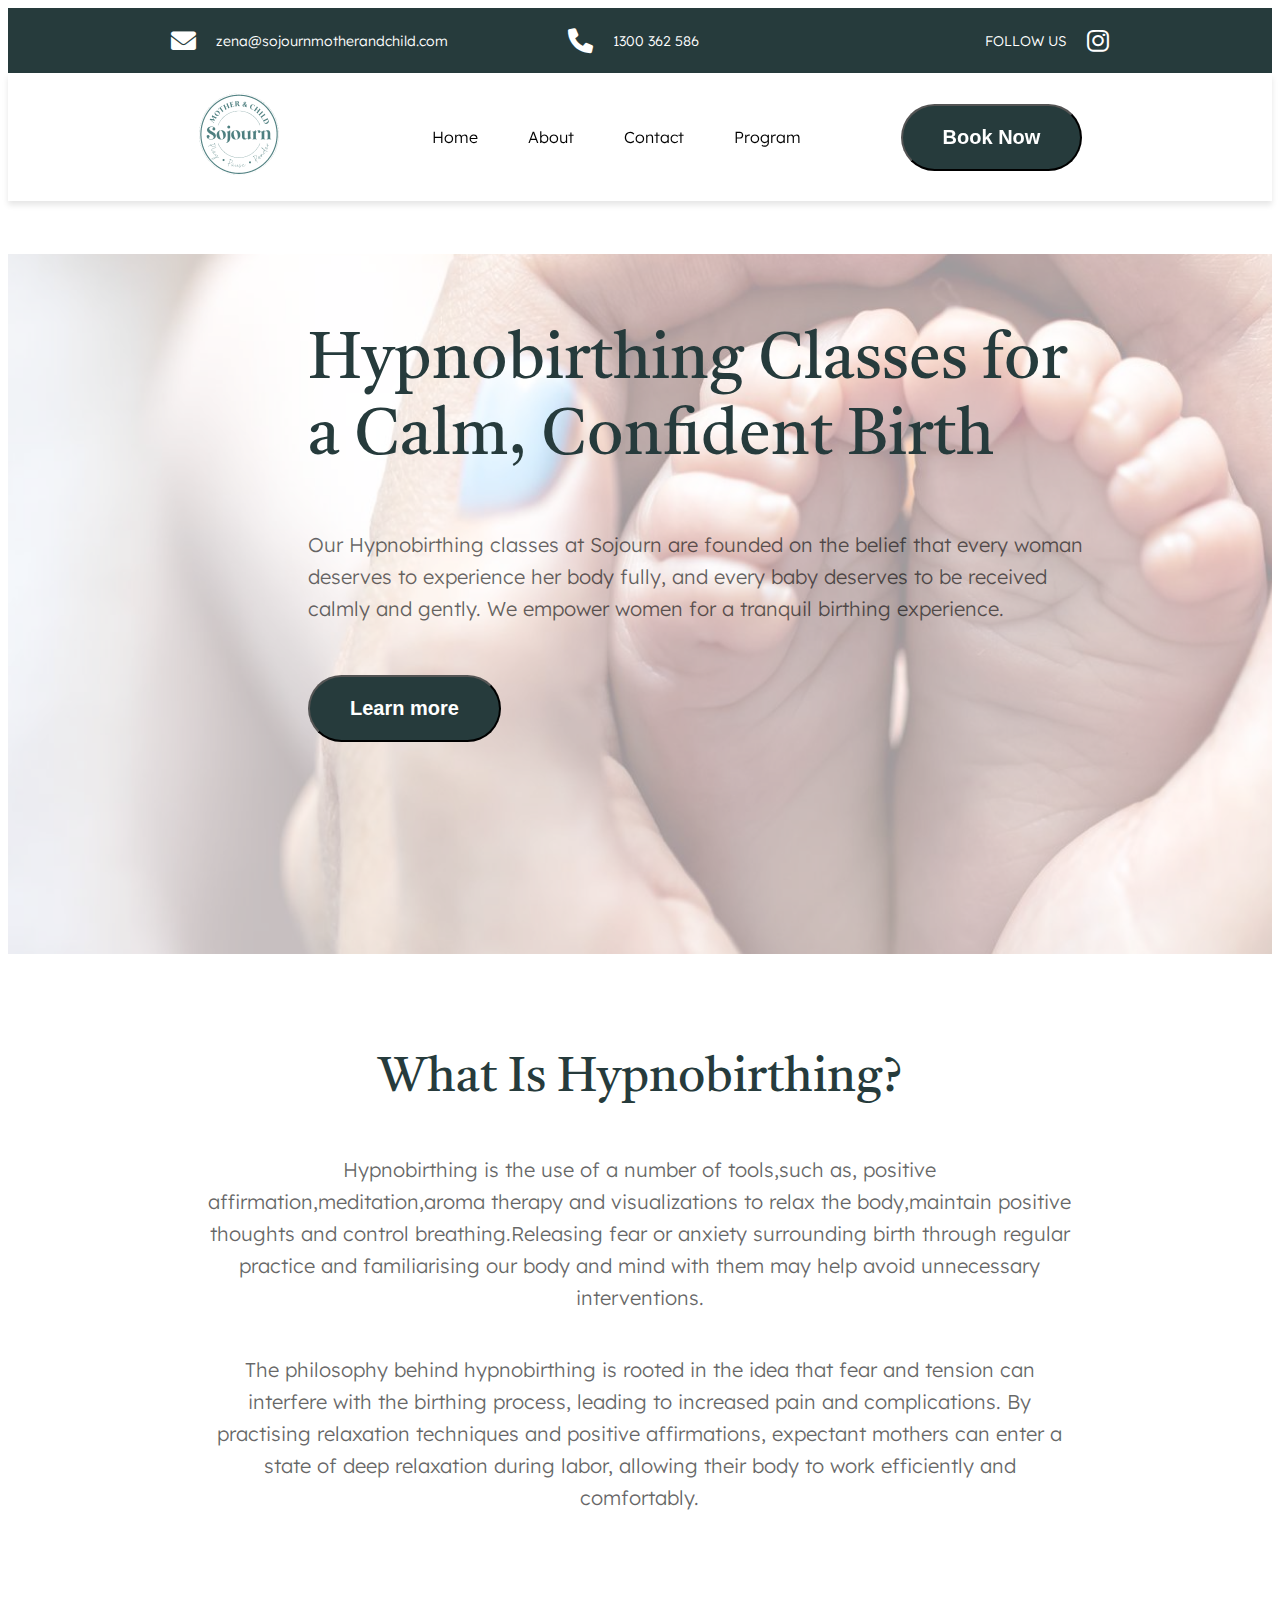
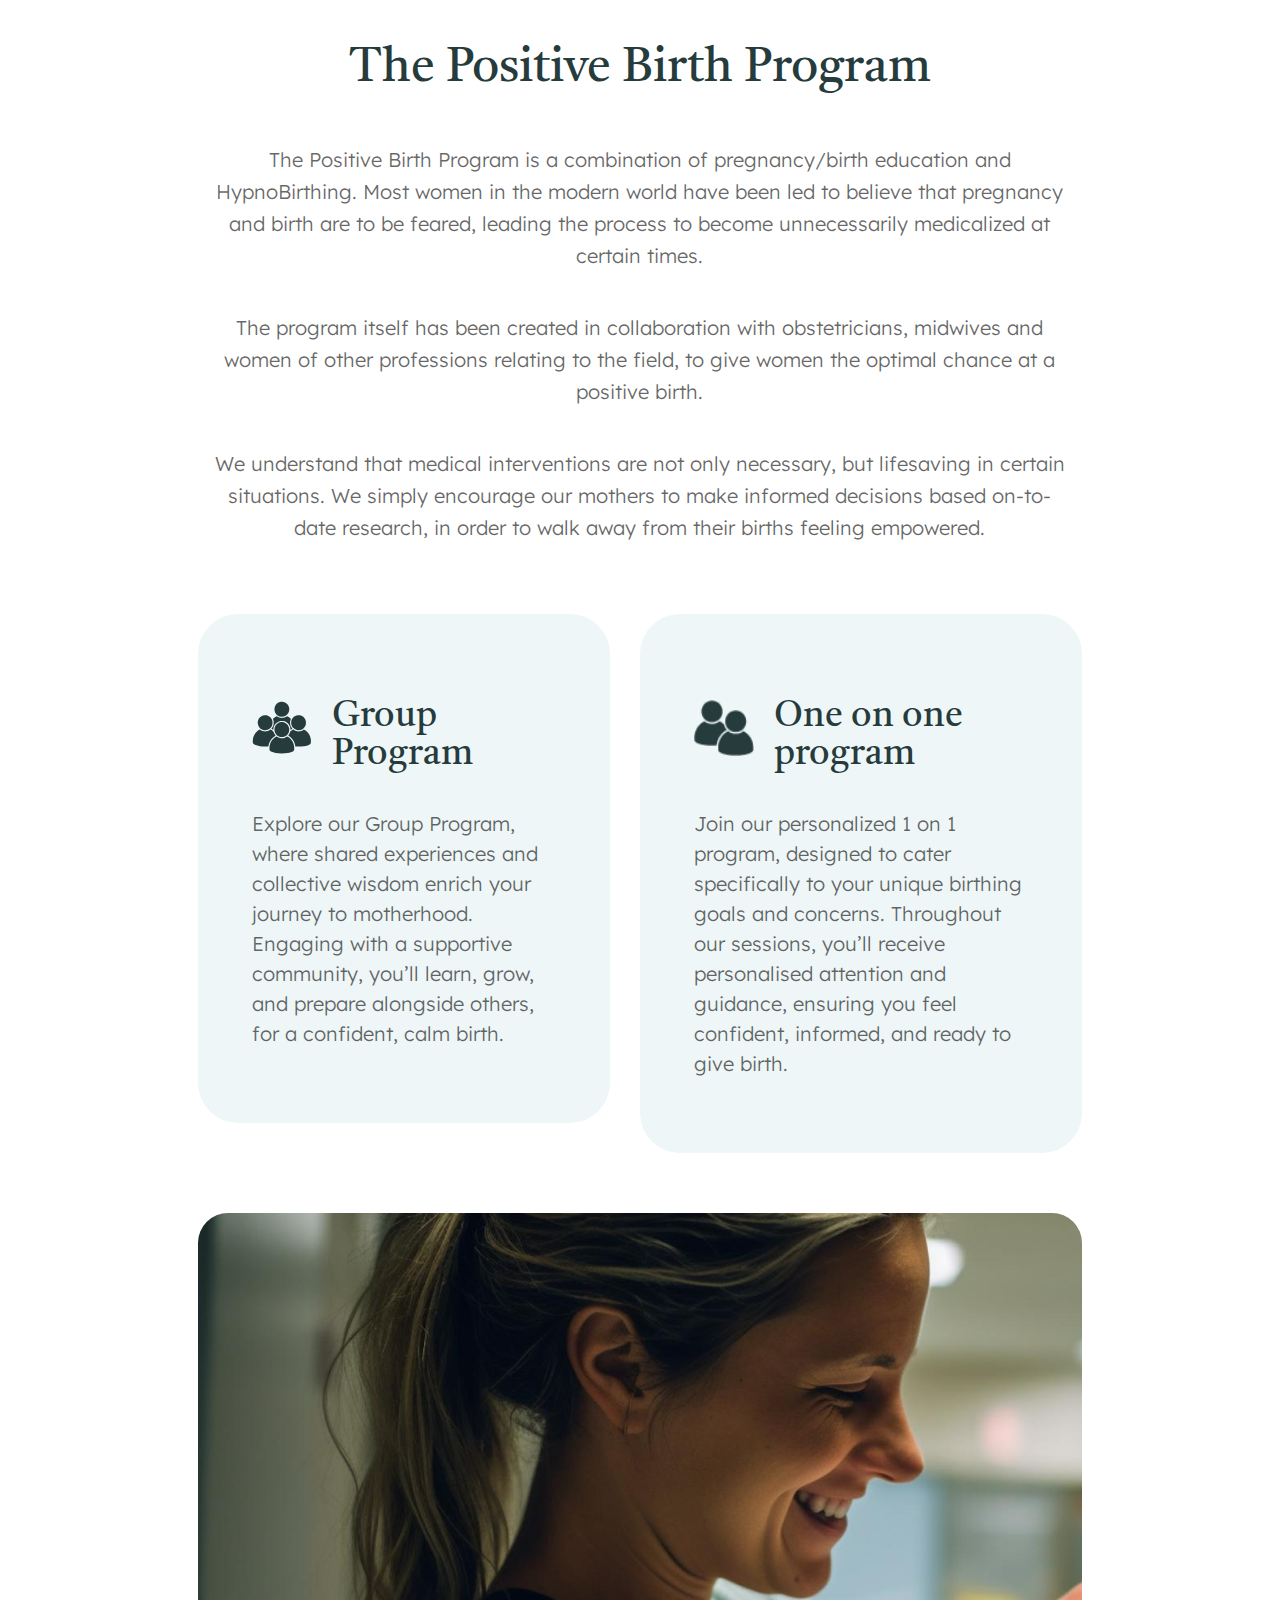
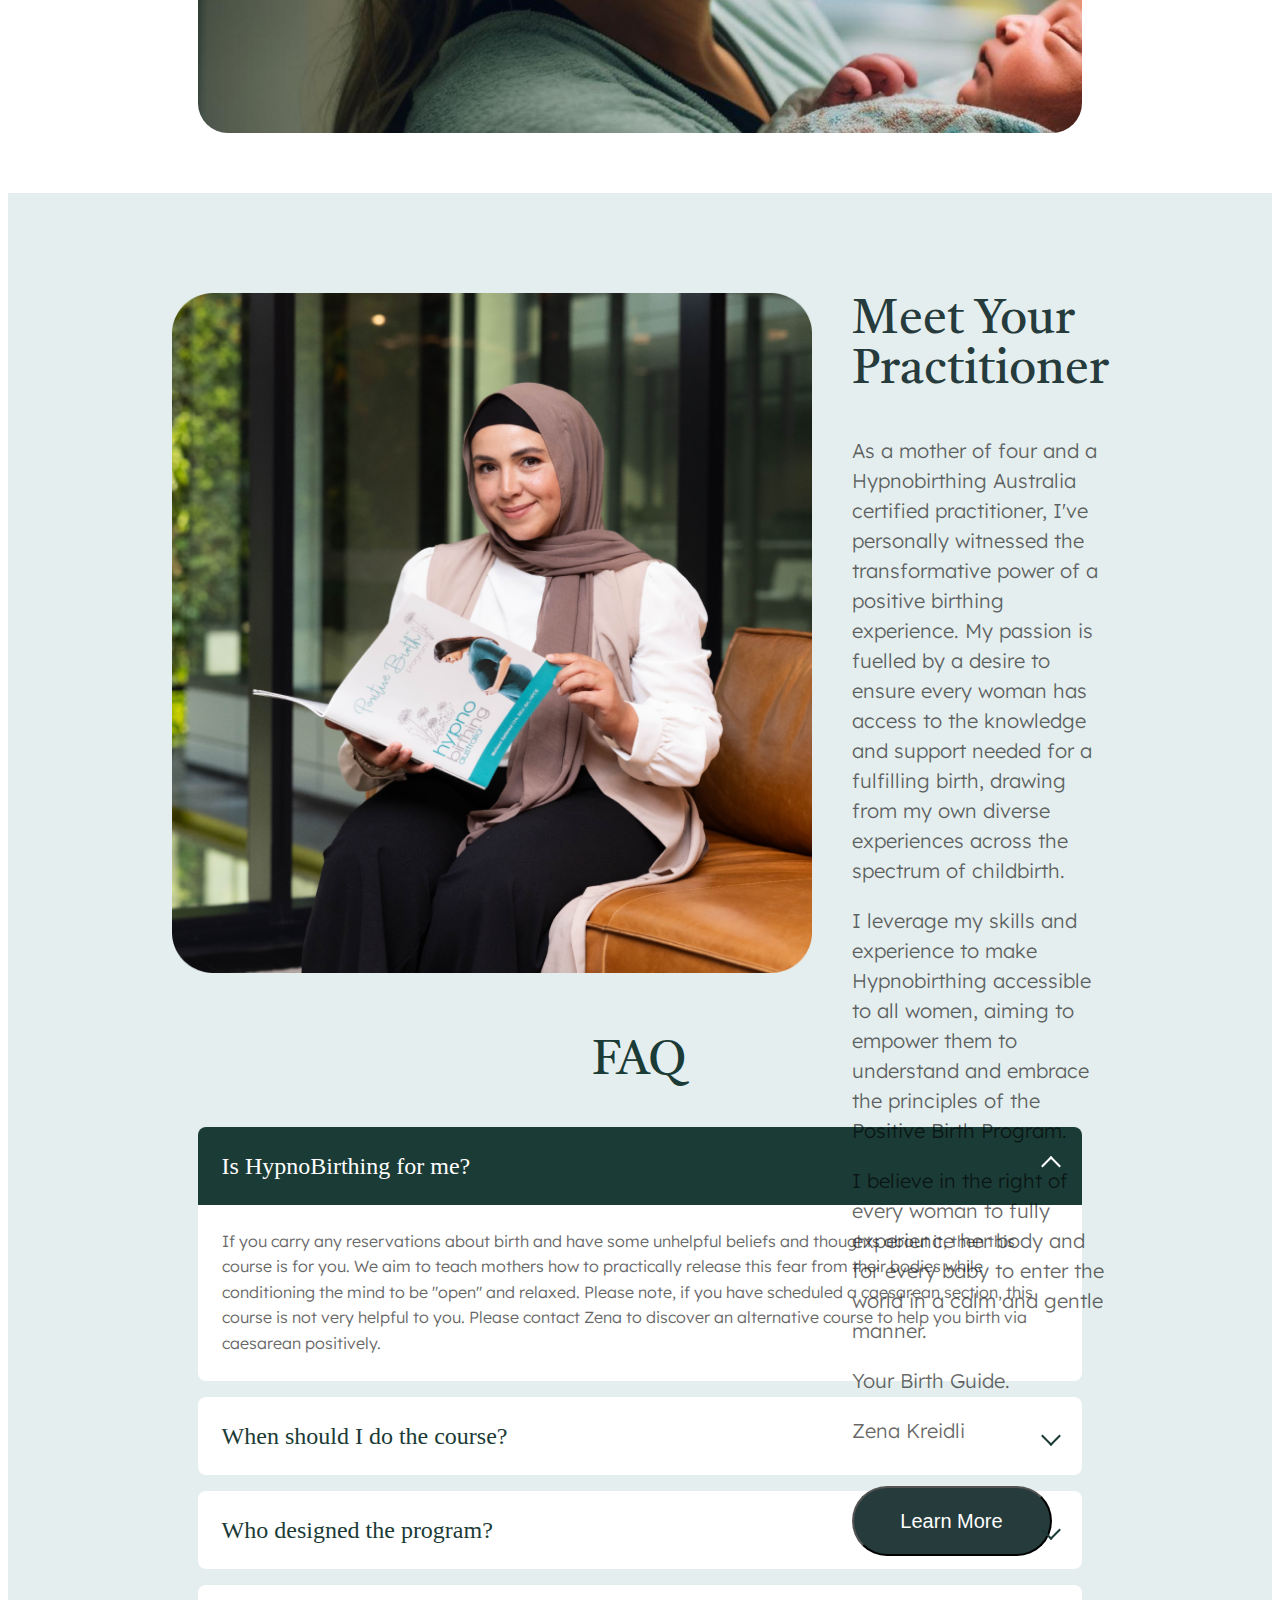
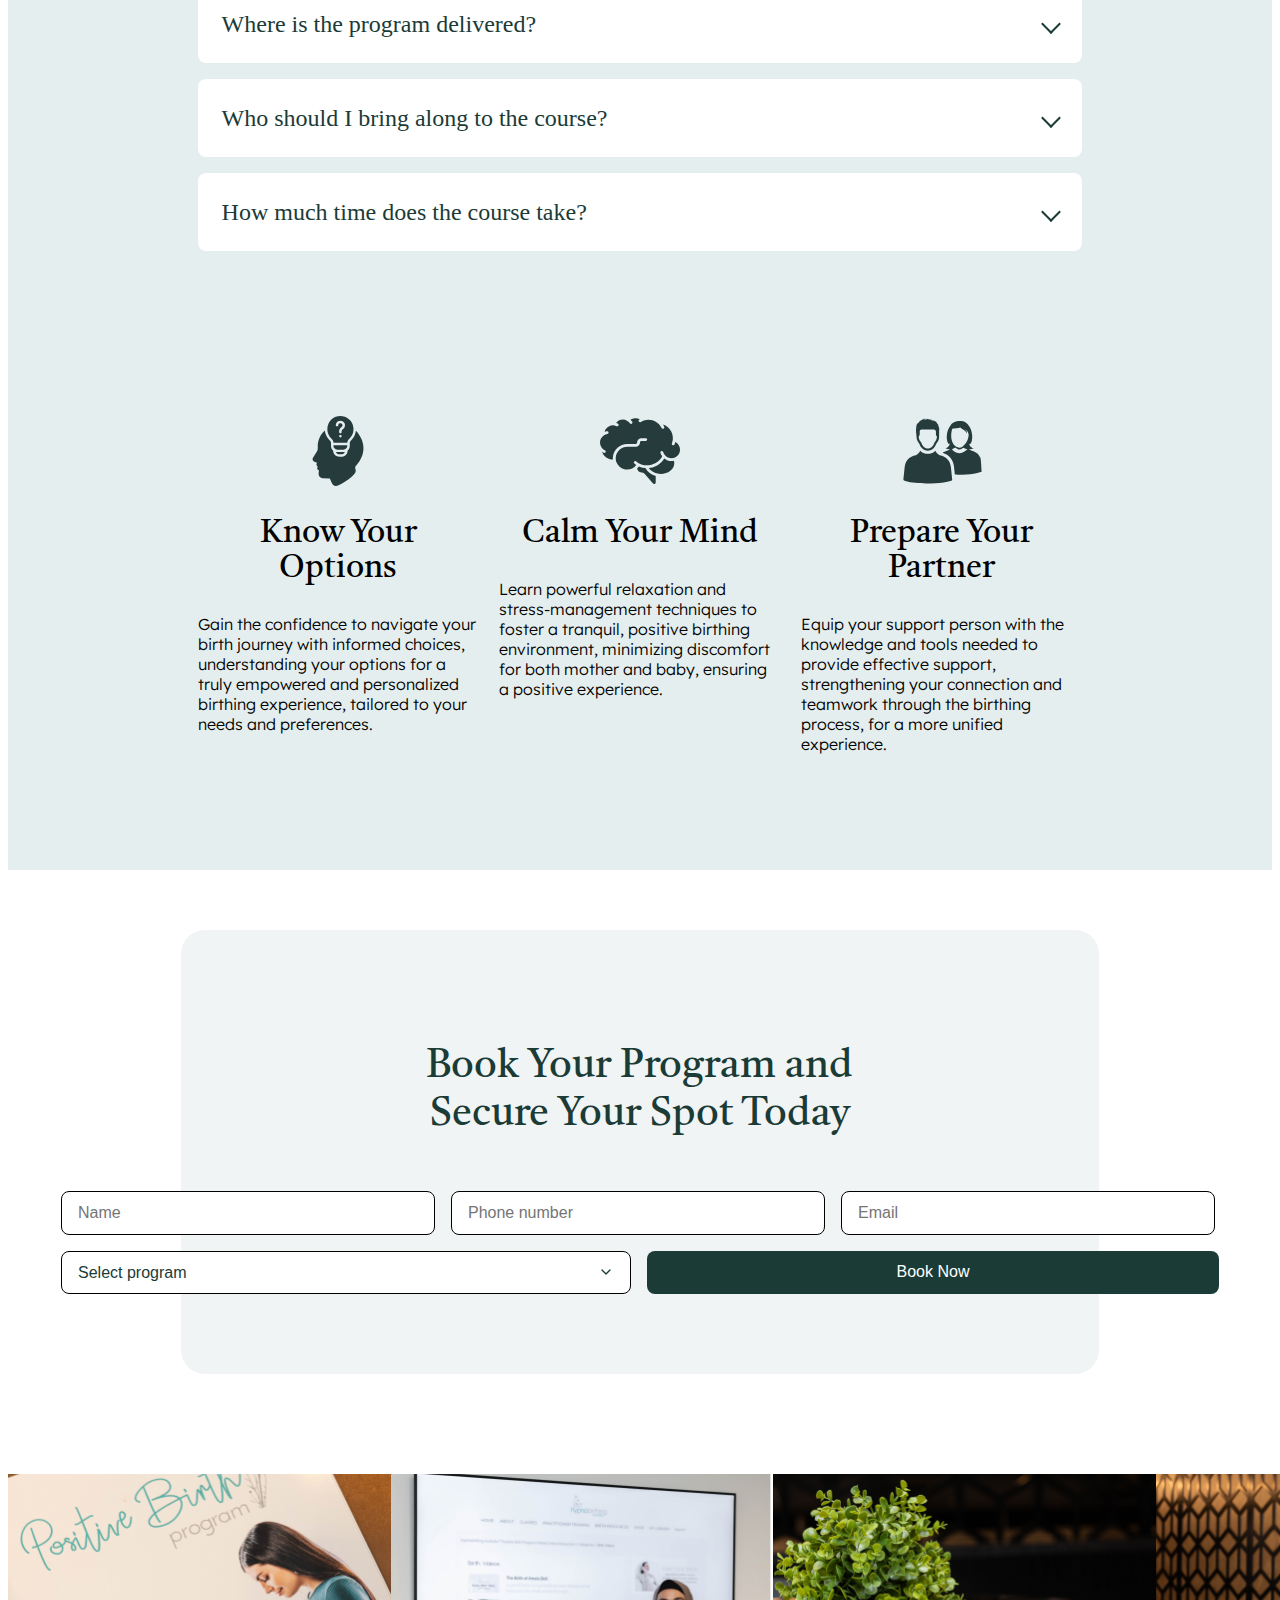
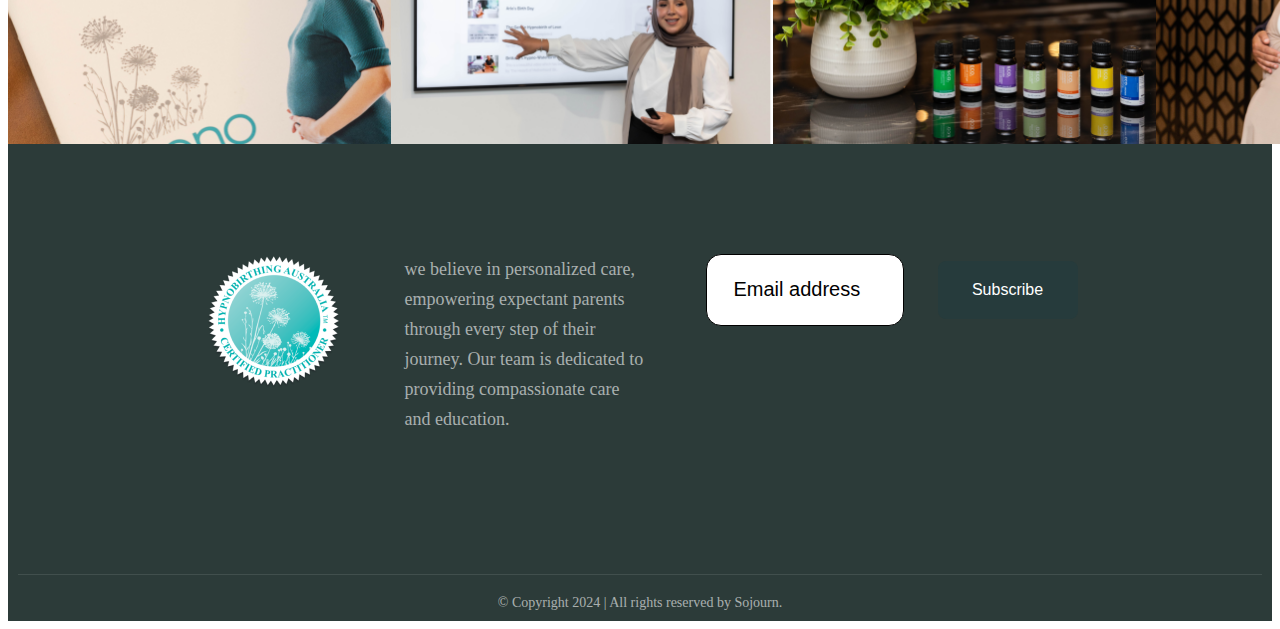
<file: index.html>
<!DOCTYPE html>
<html lang="en">
<head>
    <meta charset="UTF-8">
    <meta name="viewport" content="width=device-width, initial-scale=1.0">
    <title>Document</title>
    <link rel="stylesheet" href="Home.css">
    <!-- Google Fonts -->
    <link rel="preconnect" href="https://fonts.googleapis.com">
    <link rel="preconnect" href="https://fonts.gstatic.com" crossorigin>
    <link href="https://fonts.googleapis.com/css2?family=Lexend:wght@300&display=swap" rel="stylesheet">
    <link href="https://fonts.googleapis.com/css2?family=Castoro:ital@0;1&family=Lexend&display=swap" rel="stylesheet">
    <!-- Font Awesome -->
    <link href="https://cdnjs.cloudflare.com/ajax/libs/font-awesome/6.0.0-beta3/css/all.min.css" rel="stylesheet">
</head>
<body>
    <div>
        <!-- green navbar -->
        <section class="g-nav font-lexend">
            <div class="Container">
                <div class="content1">
                    <a href=""> <i class="fa-solid fa-envelope"></i> <span>zena@sojournmotherandchild.com</span></a>
                    <a href=""><i class="fas fa-phone"></i> 1300 362 586</a>
                </div>
                <div>
                    <a href=""> FOLLOW US <i class="fab fa-instagram"></i> </a>
                </div>
            </div>
        </section>

        <!-- white / main navbar section  -->
        <section class="nav-section">
            <div class="nav-container">
                <div>
                    <img src="image/public/navbar.png" alt="logo img">
                </div>
                <div class="links">
                    <div class="nav-link font-lexend">
                   <ul class="li-container">
                            <li><a href="http://127.0.0.1:5500/Home.html">Home</a></li>
                            <li><a href="/http://127.0.0.1:5500/About.html">About</a></li>
                            <li><a href="/contacts">Contact</a></li>
                            <li><a href="/program">Program</a></li>
                   </ul>
                    </div>
                    <div>
                        <button class="book-now-button">Book Now</button>
                    </div>
                    <div>
                    </div>
                <!-- for small device  -->
                <!-- <div class="">
                    <div class=" font-lexend">
                   <ul class="li-container">
                            <li><a href="/">Home</a></li>
                            <li><a href="/about">About</a></li>
                            <li><a href="/contacts">Contact</a></li>
                            <li><a href="/program">Program</a></li>
                   </ul>
                    </div>
                    <div> -->
                </div>

            </div>
        </section>
        <!-- home container section  -->
        <section>
            <div class="home-container">
                <div class="container-text">
                    <h2 class="bg-header">Hypnobirthing Classes for
                        a Calm, Confident Birth
                    </h2>
                    <p class="container-p">Our Hypnobirthing classes at Sojourn are founded on the belief that every woman deserves to experience her body fully, and every baby deserves to be received calmly and gently. We empower women for a tranquil birthing experience.</p>
                    <div>
                    <button class="learn-more-button">Learn more</button>
                    </div>
                </div>
            </div>
        </section>
        <!-- Hypnobirthing and birth program section  -->
        <section class="birth-container">
            <div class="birth-content">
                <div class="hypnobirthing">
                    <h2 class="midium-header"> What Is Hypnobirthing?</h2>
                    <p class="text-home">Hypnobirthing is the use of a number of tools,such as, positive affirmation,meditation,aroma therapy and visualizations to relax the body,maintain positive thoughts and control breathing.Releasing fear or anxiety surrounding birth through regular practice and familiarising our body and mind with them may help avoid unnecessary interventions.</p>
                    <p class="text-home">The philosophy behind hypnobirthing is rooted in the idea that fear and tension can interfere with the birthing process, leading to increased pain and complications. By practising relaxation techniques and positive affirmations, expectant mothers can enter a state of deep relaxation during labor, allowing their body to work efficiently and comfortably.</p>
                </div>
            
                <div class="birth">
                    <h2 class="midium-header">The Positive Birth Program</h2>
                    <p class="text-home">The Positive Birth Program is a combination of pregnancy/birth education and HypnoBirthing. Most women in the modern world have been led to believe that pregnancy and birth are to be feared, leading the process to become unnecessarily medicalized at certain times.</p>
                    <p class="text-home">The program itself has been created in collaboration with obstetricians, midwives and women of other professions relating to the field, to give women the optimal chance at a positive birth.</p>
                    <p class="text-home">We understand that medical interventions are not only necessary, but lifesaving in certain situations. We simply encourage our mothers to make informed decisions based on-to-date research, in order to walk away from their births feeling empowered.</p>
                </div>
            </div>
        </section>
        <!-- program card  -->
        <section>
            <div class="program">
                <div class="card-container">
                    <!-- Group Program Card -->
                    <div class="card">
                      <div class="icon">
                       <img src="image/public/icon.svg" alt="">
                       <h2 class="Group-header">Group Program</h2>
                      </div>
                      <p class="Group-text">
                        Explore our Group Program, where shared experiences and collective wisdom enrich your journey to motherhood. Engaging with a supportive community, you’ll learn, grow, and prepare alongside others, for a confident, calm birth.
                      </p>
                    </div>
                    <!-- One-on-One Program Card -->
                    <div class="card">
                      <div class="icon">
                        <img src="image/public/Group 1000006495.png" alt="">
                        <h2 class="Group-header">One on one program</h2>
                      </div>
                      <p class="Group-text">
                        Join our personalized 1 on 1 program, designed to cater specifically to your unique birthing goals and concerns. Throughout our sessions, you’ll receive personalised attention and guidance, ensuring you feel confident, informed, and ready to give birth.
                      </p>
                    </div>
                  </div>

            </div>
        </section>
        <!-- banner img section  -->
         <section class="banner-container">
            <div class="banner">
                
            </div>
         </section>
         <!-- whole colorful section  -->
         <section class="Whole-container">
            <!-- Practitioner section  -->
            <section style="padding-top: 100px;">
                <div class="practitioner-container">
                    <div class="practitioner">
                        <img src="image/public/ladyBooks.png" alt="">
                    </div>
                    <div class="practitioner-content">
                    <h2 class="practitioner-head">Meet Your Practitioner</h2>
                    <p class="practitioner-text">As a mother of four and a Hypnobirthing Australia certified practitioner, I've personally witnessed the transformative power of a positive birthing experience. My passion is fuelled by a desire to ensure every woman has access to the knowledge and support needed for a fulfilling birth, drawing from my own diverse experiences across the spectrum of childbirth. </p>
                    <p class="practitioner-text">I leverage my skills and experience to make Hypnobirthing accessible to all women, aiming to empower them to understand and embrace the principles of the Positive Birth Program.</p>
                    <p class="practitioner-text">I believe in the right of every woman to fully experience her body and for every baby to enter the world in a calm and gentle manner.</p>
                    <p class="practitioner-text">Your Birth Guide.</p>
                    <p class="practitioner-text">Zena Kreidli</p>
                    <button class="learn-more-btn">Learn More</button>
                </div>
                </div>
            </section>
            <!-- Faq section  -->
             <section>
                <div class="container">
                    <h1 class="faq-head ">FAQ</h1>
                    <div class="faq-container">
                        <div class="faq-item active">
                            <button class="faq-question">Is HypnoBirthing for me?</button>
                            <div class="faq-answer font-lexend">
                                If you carry any reservations about birth and have some unhelpful beliefs and thoughts about it, then this course is for you. We aim to teach mothers how to practically release this fear from their bodies while conditioning the mind to be "open" and relaxed. Please note, if you have scheduled a caesarean section, this course is not very helpful to you. Please contact Zena to discover an alternative course to help you birth via caesarean positively.
                            </div>
                        </div>
                        <div class="faq-item">
                            <button class="faq-question">When should I do the course?</button>
                            <div class="faq-answer">
                                The ideal time to start your HypnoBirthing journey is between 20-30 weeks of pregnancy. This gives you plenty of time to practice and integrate the techniques into your daily routine.
                            </div>
                        </div>
                        <div class="faq-item">
                            <button class="faq-question">Who designed the program?</button>
                            <div class="faq-answer font-lexend">
                                The HypnoBirthing program was designed by experienced birth educators and hypnotherapists, incorporating evidence-based practices and proven relaxation techniques.
                            </div>
                        </div>
                        <div class="faq-item">
                            <button class="faq-question">Where is the program delivered?</button>
                            <div class="faq-answer font-lexend">
                                Our programs are delivered both in-person at our comfortable studio locations and online via live video sessions, allowing you to choose the format that works best for you.
                            </div>
                        </div>
                        <div class="faq-item">
                            <button class="faq-question ">Who should I bring along to the course?</button>
                            <div class="faq-answer font-lexend">
                                We encourage you to bring your birth partner, whether that's your spouse, partner, family member, or friend. Their support and understanding of the techniques will be valuable during your birthing experience.
                            </div>
                        </div>
                        <div class="faq-item">
                            <button class="faq-question">How much time does the course take?</button>
                            <div class="faq-answer font-lexend">
                                The course typically consists of 5-6 sessions, each lasting about 2.5 hours. Additional practice time at home is recommended to fully benefit from the techniques.
                            </div>
                        </div>
                    </div>
                </div>
            
                <script>
                    document.querySelectorAll('.faq-question').forEach(button => {
                        button.addEventListener('click', () => {
                            const faqItem = button.parentElement;
                            const isActive = faqItem.classList.contains('active');
                            
                            // Close all FAQ items
                            document.querySelectorAll('.faq-item').forEach(item => {
                                item.classList.remove('active');
                            });
                            
                            // If the clicked item wasn't active, open it
                            if (!isActive) {
                                faqItem.classList.add('active');
                            }
                        });
                    });
                </script>
             </section>
             <!-- options card  -->
              <section class="container">
                <div class="option-container">
                    <div class="option">
                        <div class="option-img">
                            <img src="image/public/Bahan_copy_2.svg" alt="">
                        </div>
                        <h2 class="option-head">Know Your Options</h2>
                        <p class="option-text">Gain the confidence to navigate your birth journey with informed choices, understanding your options for a truly empowered and personalized birthing experience, tailored to your needs and preferences.</p>
                    </div>
                    <div class="option">
                        <div class="option-img">
                            <img src="image/public/body-organ_1713676 1.svg" alt="">
                        </div>
                        <h2 class="option-head">Calm Your Mind</h2>
                        <p class="option-text">Learn powerful relaxation and stress-management techniques to foster a tranquil, positive birthing environment, minimizing discomfort for both mother and baby, ensuring a positive experience.</p>
                    </div>
                    <div class="option">
                        <div class="option-img">
                            <img src="image/public/people_13521987 1.svg" alt="">
                        </div>
                        <h2 class="option-head">Prepare Your Partner</h2>
                        <p class="option-text">Equip your support person with the knowledge and tools needed to provide effective support, strengthening your connection and teamwork through the birthing process, for a more unified experience.</p>
                    </div>
                </div>
              </section>
         </section>
        <!-- form section  -->
            <section>
                      
                        <div class="from-body">
                        <div class="form-container">
                            <h2 class="form-title">Book Your Program and<br>Secure Your Spot Today</h2>
                            <div class="form-content">
                            <form>
                                <div class="form-grid">
                                    <input type="text" class="input-field-up" placeholder="Name" required>

                                    <input type="tel" class="input-field-up"
                                    placeholder="Phone number" required>

                                    <input type="email" class="input-field-up" placeholder="Email" required>


                                </div>
                                <div class="form-row">
                                    <select class="input-field" required>


                                        <option value="" disabled selected>Select program</option>
                                        <option value="program1">HypnoBirthing Basics</option>
                                        <option value="program2">Advanced Preparation</option>
                                        <option value="program3">Partner Workshop</option>
                                        <option value="program4">Private Sessions</option>
                                    </select>
                                    <button type="submit" class="btn-book">Book Now</button>
                                </div>
                            </form>
                        </div>
                        </div>
                    </div>
            </section>

        <!-- slide bar section  -->
         <section>
            <div class="marque">
                <img src="image/public/marquee.png" alt="slide bar">
                <img src="image/public/marquee2.png" alt="slide bar">
                <img src="image/public/marquee3.png" alt="slide bar">
                <img src="image/public/marquee4.png" alt="slide bar">
                <img src="image/public/marquee 5.png" alt="slide bar">
            </div>
         </section>
        <!-- footer section  -->
         <section>
            <footer class="footer">
                <div class="footer-content">
                    <div class="footer-logo">
                        <img src="image/public/Hypnobirthing_CP_Seal_WEB+(transparent) (1) 1.png" alt="Sojourn Logo">
                    </div>
                    <div class="footer-text">
                        we believe in personalized care, empowering expectant parents through every step of their journey. Our team is dedicated to providing compassionate care and education.
                    </div>
                    <div class="footer-subscribe">
                        <form class="subscribe-form">
                            <input type="email" class="email-input" placeholder="Email address" required>
                        </form>
                        <button type="submit" class="subscribe-button">Subscribe</button>
                    </div>
                        <div class="social-links">
                            <h3>Follow us</h3>
                            <a href="https://instagram.com" target="_blank">Instagram</a>
                        </div>
                   
                </div>
                <div class="copyright">
                    © Copyright 2024 | All rights reserved by Sojourn.
                </div>
            </footer>        
         </section>
        <div>
        </div>
    </div>
</body>
</html>
</file>
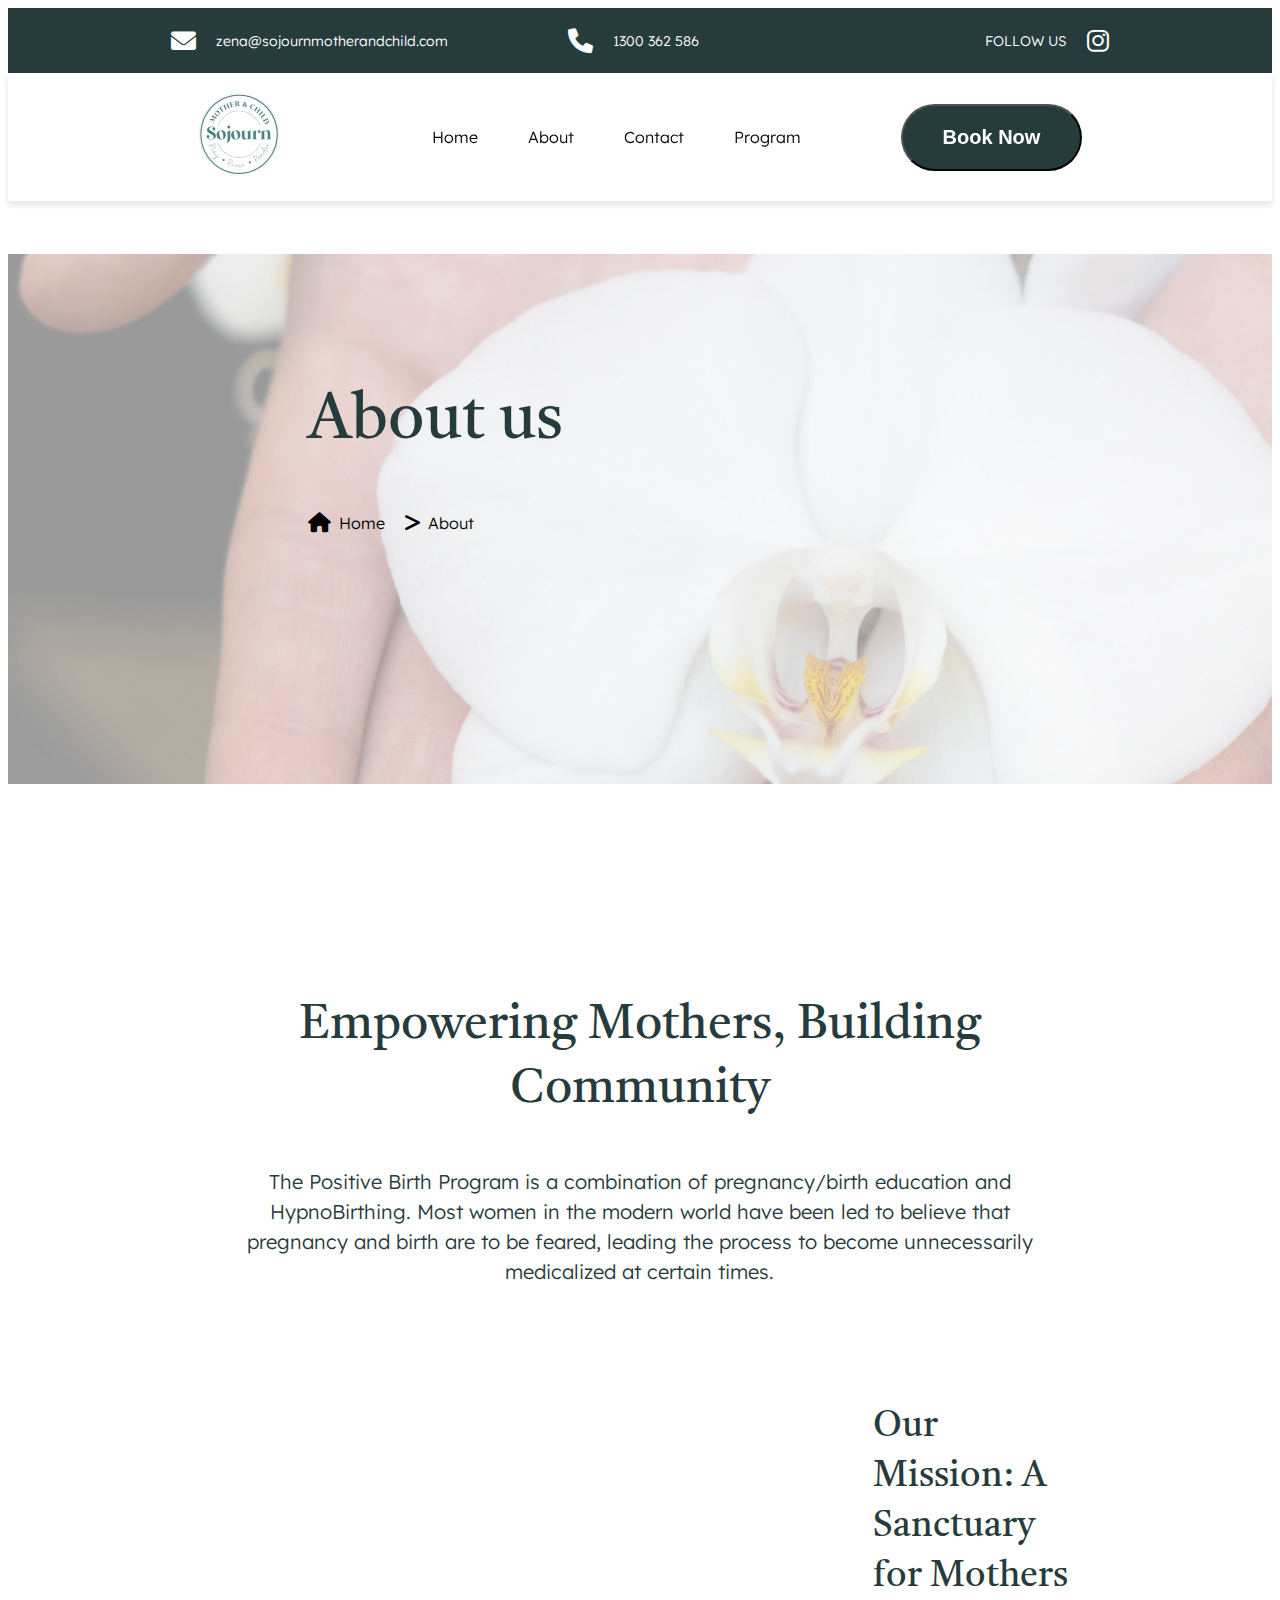
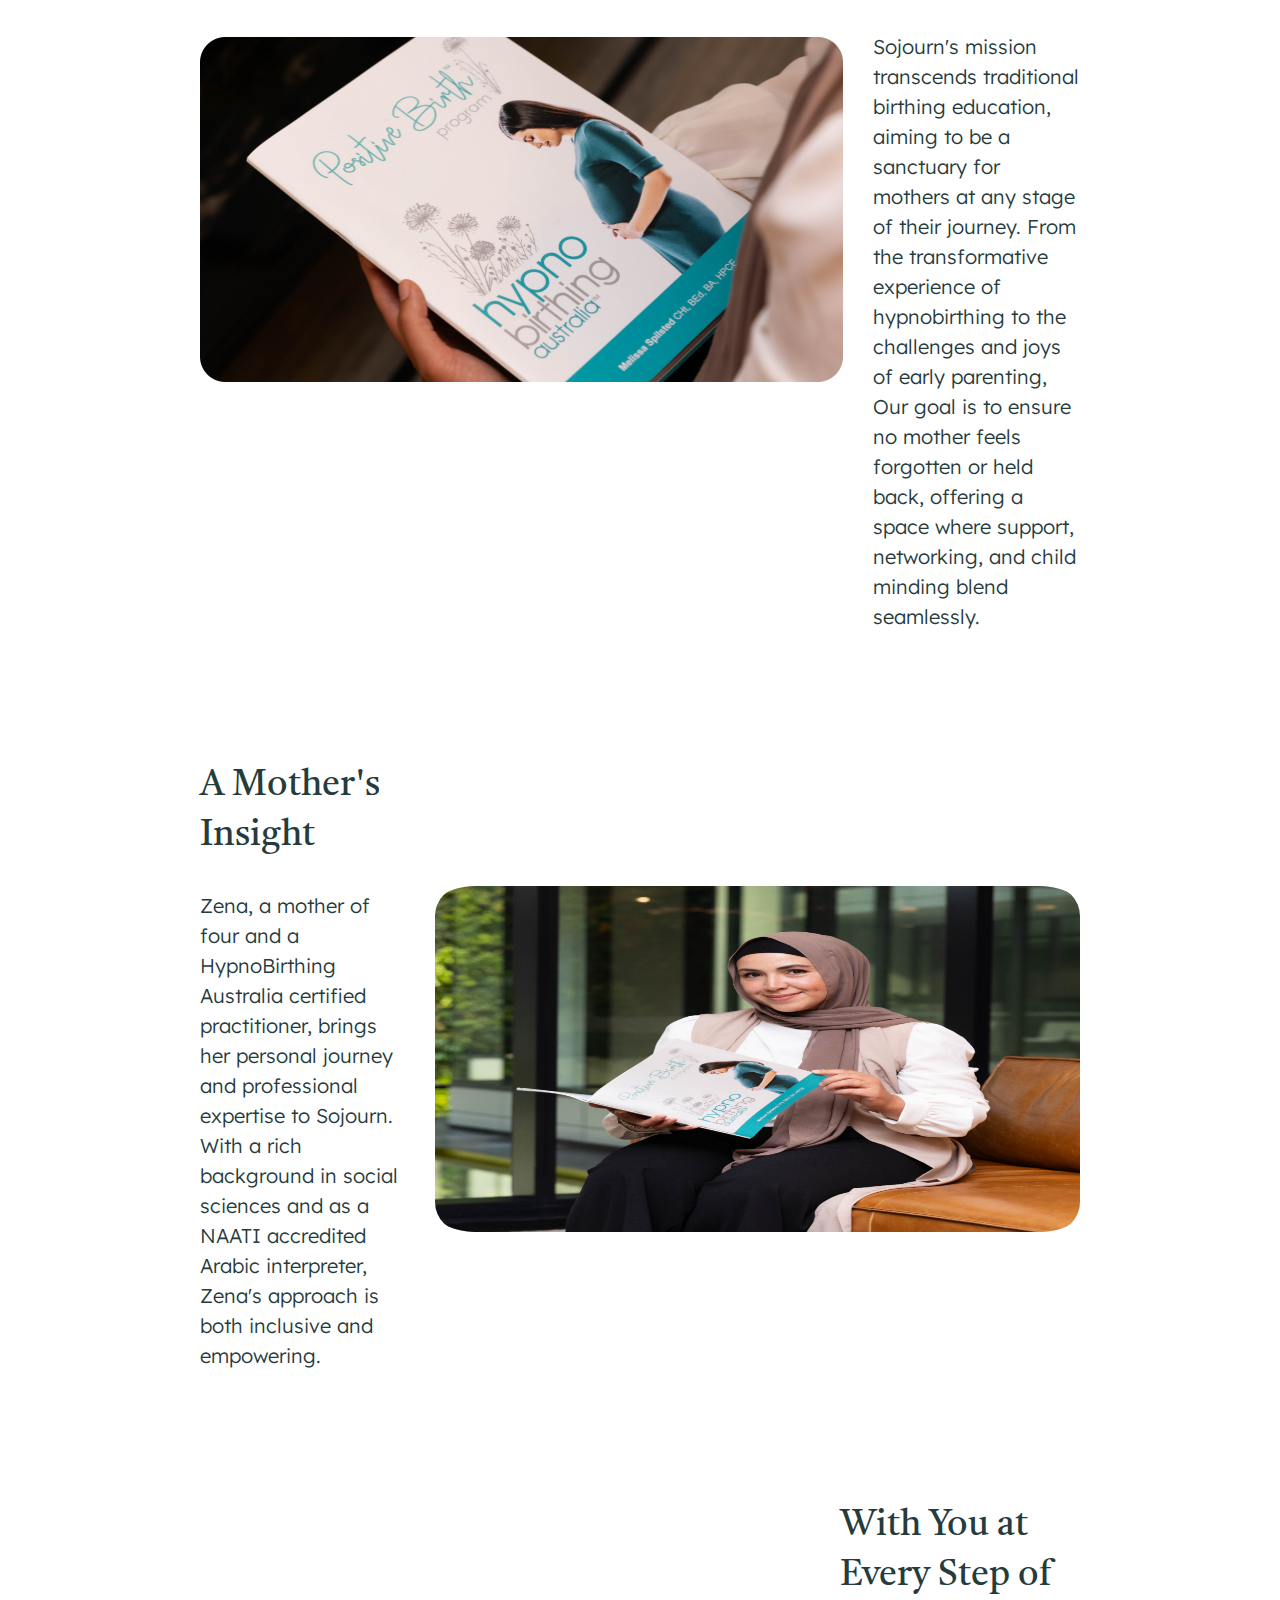
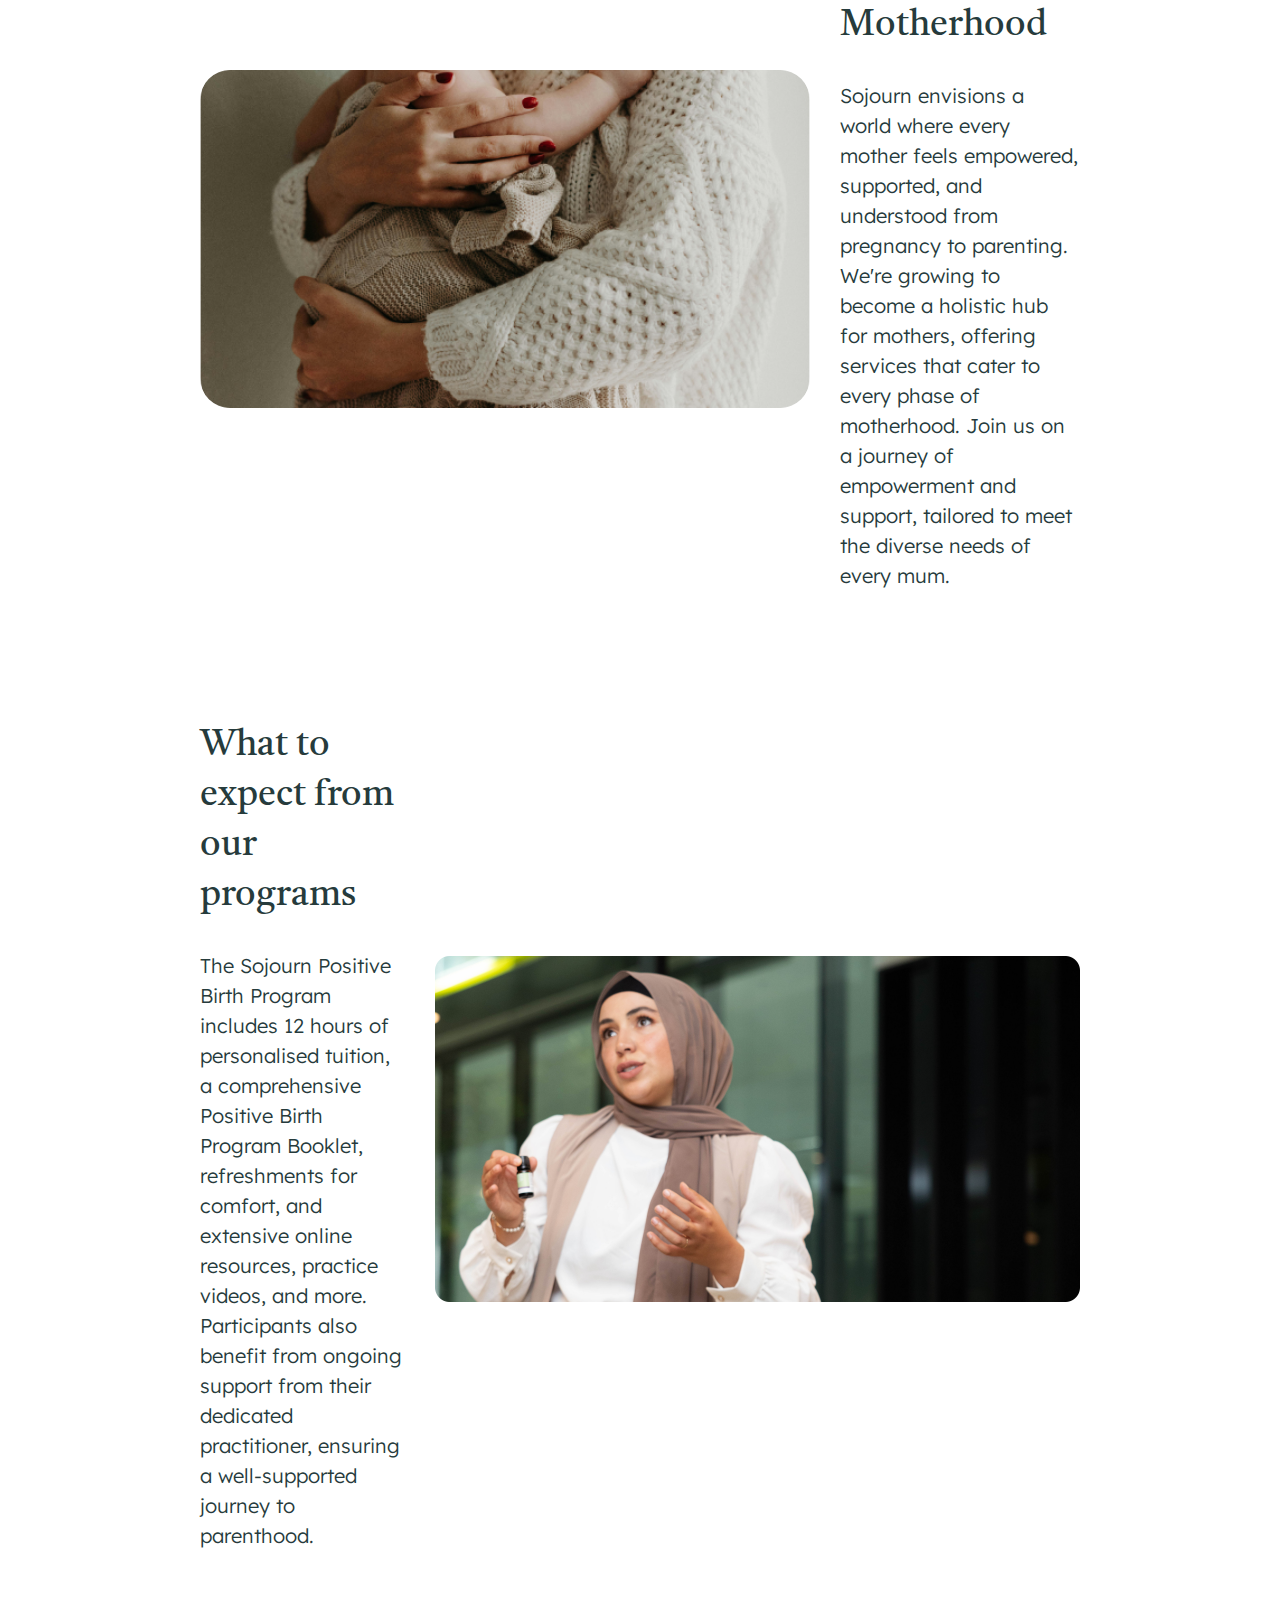
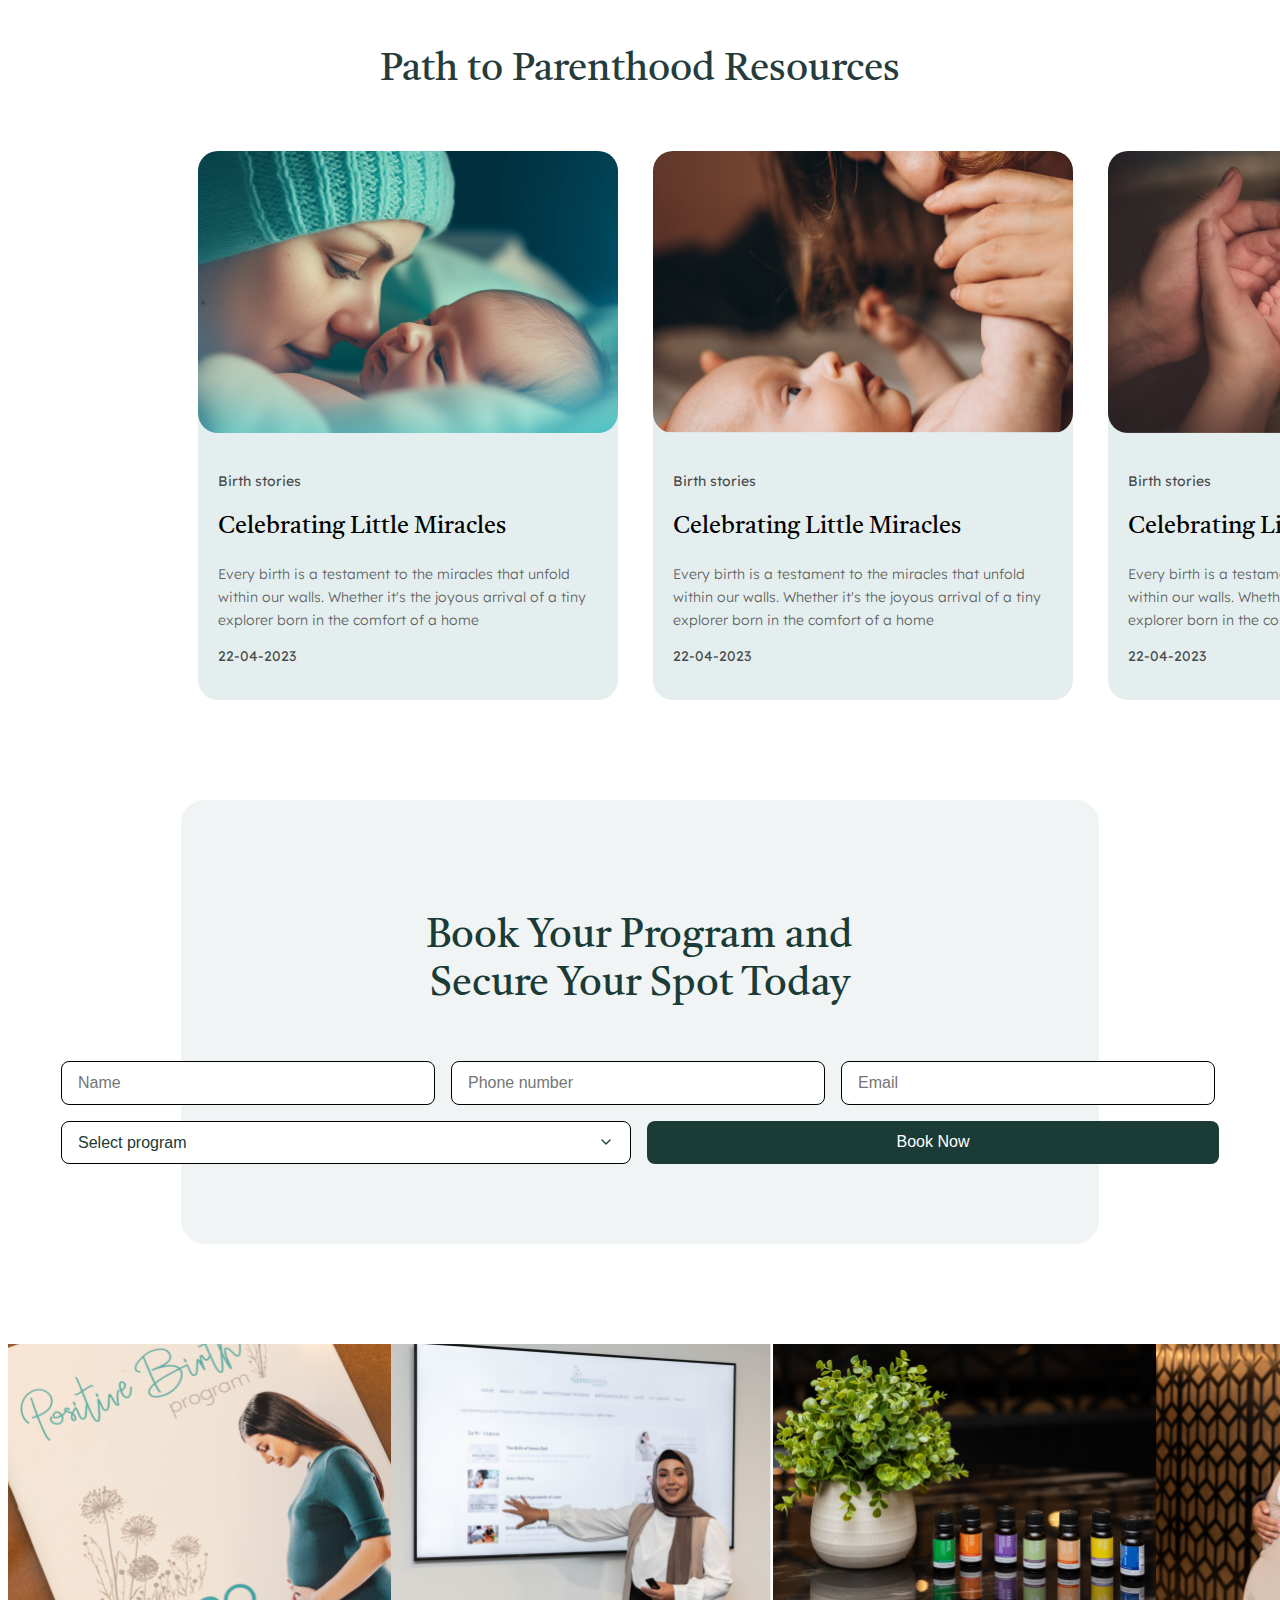
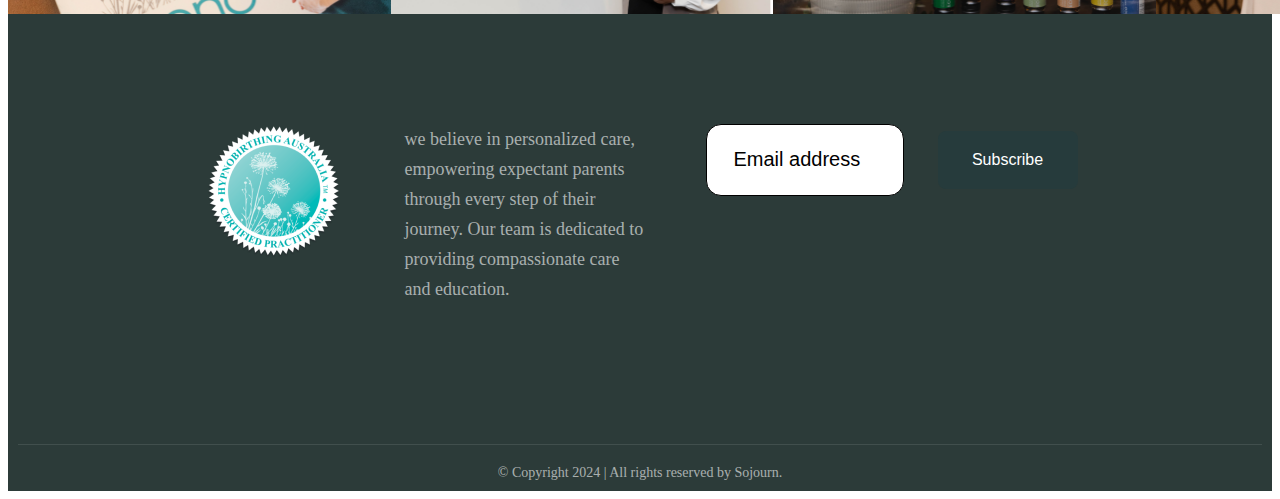
<file: About.html>
<!DOCTYPE html>
<html lang="en">
<head>
    <meta charset="UTF-8">
    <meta name="viewport" content="width=device-width, initial-scale=1.0">
    <title>Document</title>
    <link rel="stylesheet" href="About.css">
        <!-- Google Fonts -->
        <link rel="preconnect" href="https://fonts.googleapis.com">
        <link rel="preconnect" href="https://fonts.gstatic.com" crossorigin>
        <link href="https://fonts.googleapis.com/css2?family=Lexend:wght@300&display=swap" rel="stylesheet">
        <link href="https://fonts.googleapis.com/css2?family=Castoro:ital@0;1&family=Lexend&display=swap" rel="stylesheet">
        <!-- Font Awesome -->
        <link href="https://cdnjs.cloudflare.com/ajax/libs/font-awesome/6.0.0-beta3/css/all.min.css" rel="stylesheet">
</head>
<body>
    <div>
         <!-- green navbar -->
         <section class="g-nav font-lexend">
            <div class="Container">
                <div class="content1">
                    <a href=""> <i class="fa-solid fa-envelope"></i> <span>zena@sojournmotherandchild.com</span></a>
                    <a href=""><i class="fas fa-phone"></i> 1300 362 586</a>
                </div>
                <div>
                    <a href=""> FOLLOW US <i class="fab fa-instagram"></i> </a>
                </div>
            </div>
        </section>

        <!-- white / main navbar section  -->
        <section class="nav-section">
            <div class="nav-container">
                <div>
                    <img src="image/public/navbar.png" alt="logo img">
                </div>
                <div class="links">
                    <div class="nav-link font-lexend">
                   <ul class="li-container">
                            <li><a href="http://127.0.0.1:5500/Home.html">Home</a></li>
                            <li><a href="http://127.0.0.1:5500/About.html">About</a></li>
                            <li><a href="/contacts">Contact</a></li>
                            <li><a href="/program">Program</a></li>
                   </ul>
                    </div>
                    <div>
                        <button class="book-now-button">Book Now</button>
                    </div>
                    <div>
                    </div>
                <!-- for small device  -->
                <!-- <div class="">
                    <div class=" font-lexend">
                   <ul class="li-container">
                            <li><a href="/">Home</a></li>
                            <li><a href="/about">About</a></li>
                            <li><a href="/contacts">Contact</a></li>
                            <li><a href="/program">Program</a></li>
                   </ul>
                    </div>
                    <div> -->
                </div>

            </div>
        </section>
        <!-- about container section  -->
        <section>
            <div class="home-container">
                <div class="container-text">
                    <h2 class="bg-header">About us</h2>
                    <div class="banner-content">
                    <div class="about-banner">
                        <i class="fa-solid fa-house"></i>
                        <li to><a href="#">Home</a></li>
                    </div>
                    <div class="about-banner">
                        <i class="fa-solid fa-greater-than"></i>
                        <li><a href="">About</a></li>
                    </div>
                </div>
                </div>
            </div>
        </section>
        <!-- about card section  -->
         <section class="about-container">
            <div class="about-text">
                <h2>Empowering Mothers, Building Community</h2>
                <p>The Positive Birth Program is a combination of pregnancy/birth education and HypnoBirthing. Most women in the modern world have been led to believe that pregnancy and birth are to be feared, leading the process to become unnecessarily medicalized at certain times.</p>
            </div>
            <!-- cards  -->
             <div>
                <!-- card 1 -->
                 <div class="card">
                    <div class="card-img">
                    <img src="image/public/IMG_4821 1.png" alt="about image">
                    </div>
                    <div class="card-text">
                        <h2>Our Mission: A Sanctuary for Mothers</h2>
                        <p>Sojourn's mission transcends traditional birthing education, aiming to be a sanctuary for mothers at any stage of their journey. From the transformative experience of hypnobirthing to the challenges and joys of early parenting, Our goal is to ensure no mother feels forgotten or held back, offering a space where support, networking, and child minding blend seamlessly.</p>
                    </div>
                 </div>

                 <!-- card 2  -->
                 <div class="card">
                    <div class="card-text">
                        <h2>A Mother's Insight</h2>
                        <p>Zena, a mother of four and a HypnoBirthing Australia certified practitioner, brings her personal journey and professional expertise to Sojourn. With a rich background in social sciences and as a NAATI accredited Arabic interpreter, Zena's approach is both inclusive and empowering.</p>
                    </div>
                    <div class="card-img2">
                        <img src="image/public/ladyBooks.png" alt="about image">
                    </div>
                 </div>

                 <!-- card 3  -->
                 <div class="card">
                    <div class="card-img3">
                        <img src="image/public/about-5.png" alt="about image">
                    </div>
                    <div class="card-text">
                        <h2>With You at Every Step of Motherhood</h2>
                        <p>Sojourn envisions a world where every mother feels empowered, supported, and understood from pregnancy to parenting. We're growing to become a holistic hub for mothers, offering services that cater to every phase of motherhood. Join us on a journey of empowerment and support, tailored to meet the diverse needs of every mum.</p>
                    </div>
                 </div>

                 <!-- card 4 -->
                 <div class="card">
                  
                    <div class="card-text">
                        <h2>What to expect from our programs</h2>
                        <p>The Sojourn Positive Birth Program includes 12 hours of personalised tuition, a comprehensive Positive Birth Program Booklet, refreshments for comfort, and extensive online resources, practice videos, and more. Participants also benefit from ongoing support from their dedicated practitioner, ensuring a well-supported journey to parenthood.</p>
                    </div>
                    <div class="card-img4">
                        <img src="image/public/about-4.png" alt="about image">
                    </div>
                 </div>
             </div>
         </section>
         <!-- resorces section  -->
         <section style="margin-bottom: 100px;">
            <div class="resorce-container">
                <div>
                    <h2 class="resorce-header">Path to Parenthood Resources</h2>
                    <!-- cards  -->
                     <div class="resorce-content">
                        <!-- card 1 -->
                         <div class="resorce">
                        <div style="background-color:#E5EEEE;border-radius: 20px;">
                                <img src="image/public/about-7.png" alt="image 7">
                            
                           <div class="resorce-div">
                            <p class="resorce-p">Birth stories</p>
                            <h2>Celebrating Little Miracles</h2>
                            <p class="resorce-psm">Every birth is a testament to the miracles that unfold within our walls. Whether it's the joyous arrival of a tiny explorer born in the comfort of a home</p>
                            <p class="resorce-pm">22-04-2023</p> 
                        </div>
                           </div>
                            
                         </div>

                         <!-- card 2-->
                         <div class="resorce">
                            <div style="background-color:#E5EEEE;border-radius: 20px;">
                                    <img src="image/public/about-8.png" alt="image 7">
                                
                               <div class="resorce-div">
                                <p class="resorce-p">Birth stories</p>
                                <h2>Celebrating Little Miracles</h2>
                                <p class="resorce-psm">Every birth is a testament to the miracles that unfold within our walls. Whether it's the joyous arrival of a tiny explorer born in the comfort of a home</p>
                                <p class="resorce-pm">22-04-2023</p> 
                            </div>
                               </div>
                                
                             </div>

                         <!-- card 3 -->
                         <div class="resorce">
                            <div style="background-color:#E5EEEE;border-radius: 20px;">
                                    <img src="image/public/about-6.png" alt="image 7">
                                
                               <div class="resorce-div">
                                <p class="resorce-p">Birth stories</p>
                                <h2>Celebrating Little Miracles</h2>
                                <p class="resorce-psm">Every birth is a testament to the miracles that unfold within our walls. Whether it's the joyous arrival of a tiny explorer born in the comfort of a home</p>
                                <p class="resorce-pm">22-04-2023</p> 
                            </div>
                               </div>
                    
                             </div>
                </div>
            </div>
         </section>
          <!-- form section  -->
          <section>
                      
            <div class="from-body">
            <div class="form-container">
                <h2 class="form-title">Book Your Program and<br>Secure Your Spot Today</h2>
                <div class="form-content">
                <form>
                    <div class="form-grid">
                        <input type="text" class="input-field-up" placeholder="Name" required>

                        <input type="tel" class="input-field-up"
                        placeholder="Phone number" required>

                        <input type="email" class="input-field-up" placeholder="Email" required>


                    </div>
                    <div class="form-row">
                        <select class="input-field" required>


                            <option value="" disabled selected>Select program</option>
                            <option value="program1">HypnoBirthing Basics</option>
                            <option value="program2">Advanced Preparation</option>
                            <option value="program3">Partner Workshop</option>
                            <option value="program4">Private Sessions</option>
                        </select>
                        <button type="submit" class="btn-book">Book Now</button>
                    </div>
                </form>
            </div>
            </div>
        </div>
           </section>
            <!-- slide bar section  -->
         <section>
            <div class="marque">
                <img src="image/public/marquee.png" alt="slide bar">
                <img src="image/public/marquee2.png" alt="slide bar">
                <img src="image/public/marquee3.png" alt="slide bar">
                <img src="image/public/marquee4.png" alt="slide bar">
                <img src="image/public/marquee 5.png" alt="slide bar">
            </div>
         </section>
        <!-- footer section  -->
         <section>
            <footer class="footer">
                <div class="footer-content">
                    <div class="footer-logo">
                        <img src="image/public/Hypnobirthing_CP_Seal_WEB+(transparent) (1) 1.png" alt="Sojourn Logo">
                    </div>
                    <div class="footer-text">
                        we believe in personalized care, empowering expectant parents through every step of their journey. Our team is dedicated to providing compassionate care and education.
                    </div>
                    <div class="footer-subscribe">
                        <form class="subscribe-form">
                            <input type="email" class="email-input" placeholder="Email address" required>
                        </form>
                        <button type="submit" class="subscribe-button">Subscribe</button>
                    </div>
                        <div class="social-links">
                            <h3>Follow us</h3>
                            <a href="https://instagram.com" target="_blank">Instagram</a>
                        </div>
                   
                </div>
                <div class="copyright">
                    © Copyright 2024 | All rights reserved by Sojourn.
                </div>
            </footer>        
         </section>
    </div>
</body>
</html>
</file>
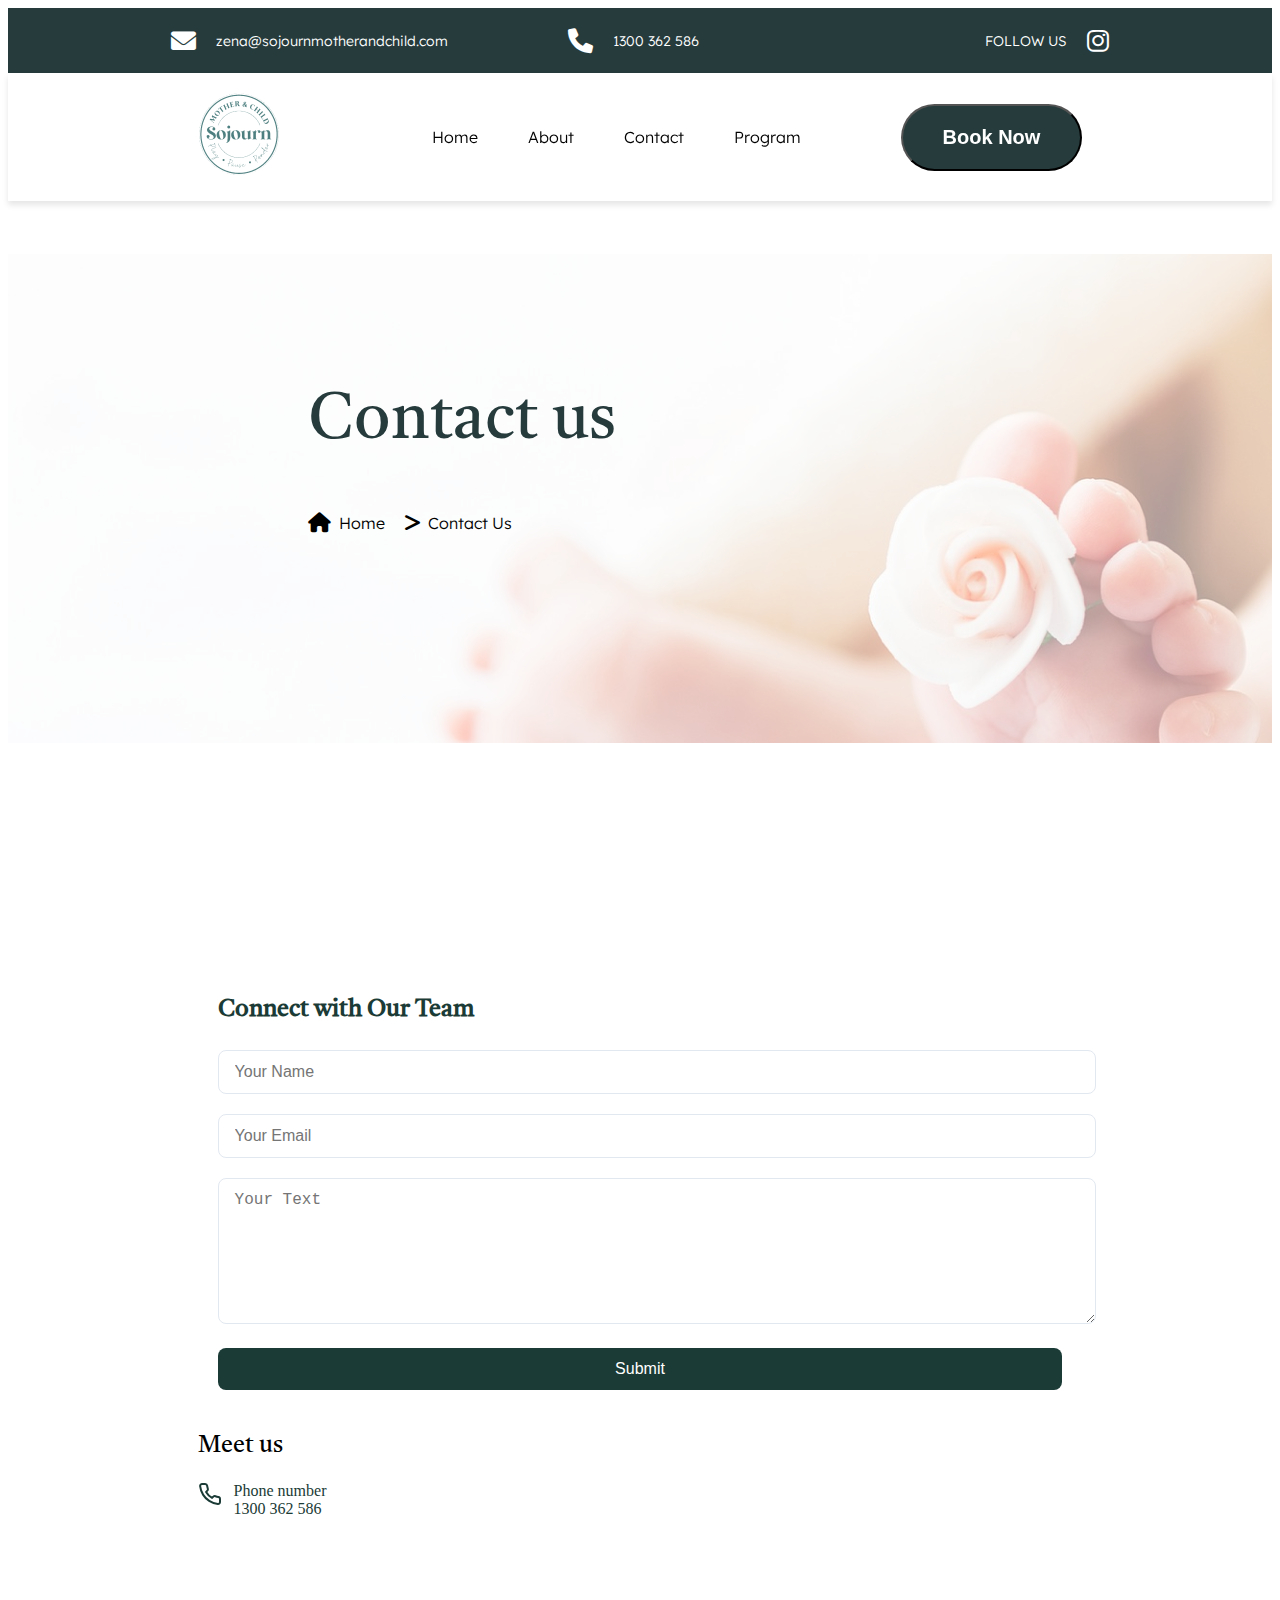
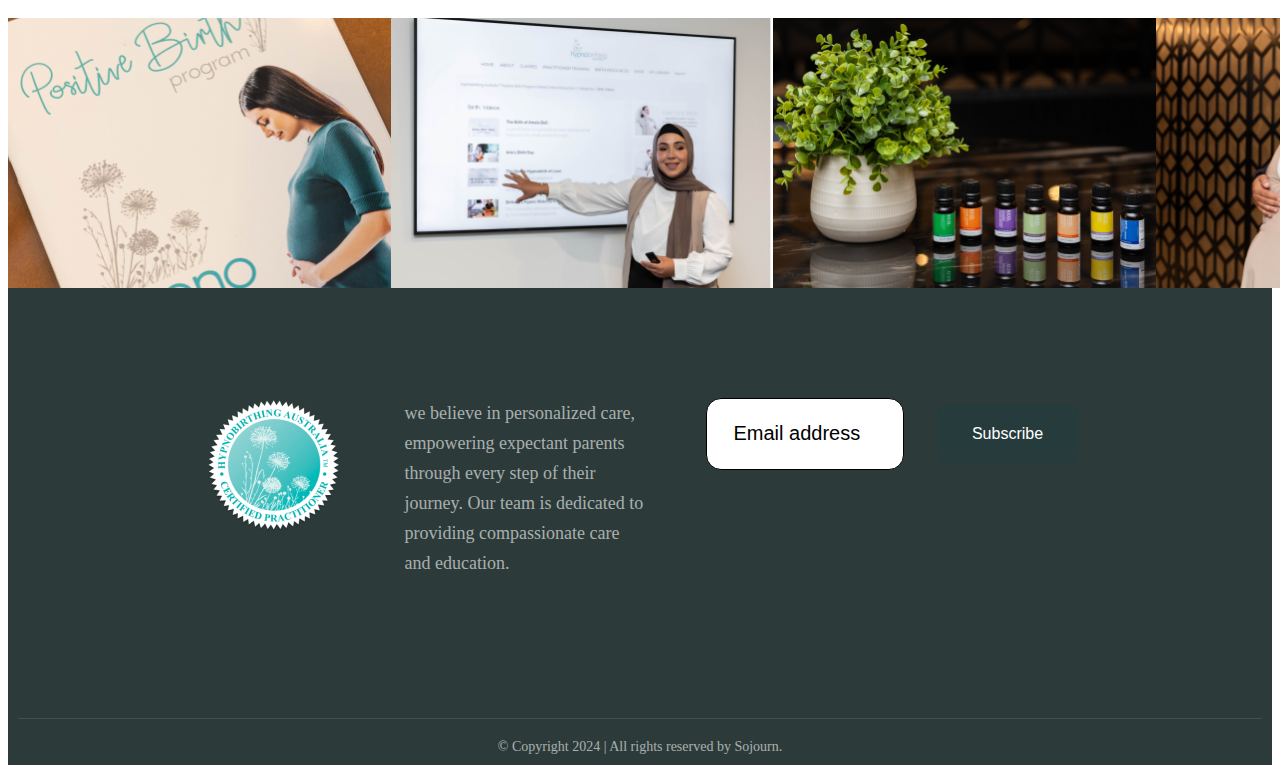
<file: Contact.html>
<!DOCTYPE html>
<html lang="en">
<head>
    <meta charset="UTF-8">
    <meta name="viewport" content="width=device-width, initial-scale=1.0">
    <title>Document</title>
    <link rel="stylesheet" href="Contact.css">
            <!-- Google Fonts -->
            <link rel="preconnect" href="https://fonts.googleapis.com">
            <link rel="preconnect" href="https://fonts.gstatic.com" crossorigin>
            <link href="https://fonts.googleapis.com/css2?family=Lexend:wght@300&display=swap" rel="stylesheet">
            <link href="https://fonts.googleapis.com/css2?family=Castoro:ital@0;1&family=Lexend&display=swap" rel="stylesheet">
            <!-- Font Awesome -->
            <link href="https://cdnjs.cloudflare.com/ajax/libs/font-awesome/6.0.0-beta3/css/all.min.css" rel="stylesheet">
</head>
<body>
    <div>
        <!-- green navbar -->
        <section class="g-nav font-lexend">
            <div class="Container">
                <div class="content1">
                    <a href=""> <i class="fa-solid fa-envelope"></i> <span>zena@sojournmotherandchild.com</span></a>
                    <a href=""><i class="fas fa-phone"></i> 1300 362 586</a>
                </div>
                <div>
                    <a href=""> FOLLOW US <i class="fab fa-instagram"></i> </a>
                </div>
            </div>
        </section>

        <!-- white / main navbar section  -->
        <section class="nav-section">
            <div class="nav-container">
                <div>
                    <img src="image/public/navbar.png" alt="logo img">
                </div>
                <div class="links">
                    <div class="nav-link font-lexend">
                   <ul class="li-container">
                            <li><a href="http://127.0.0.1:5500/Home.html">Home</a></li>
                            <li><a href="http://127.0.0.1:5500/About.html">About</a></li>
                            <li><a href="/contacts">Contact</a></li>
                            <li><a href="/program">Program</a></li>
                   </ul>
                    </div>
                    <div>
                        <button class="book-now-button">Book Now</button>
                    </div>
                    <div>
                    </div>
                <!-- for small device  -->
                <!-- <div class="">
                    <div class=" font-lexend">
                   <ul class="li-container">
                            <li><a href="/">Home</a></li>
                            <li><a href="/about">About</a></li>
                            <li><a href="/contacts">Contact</a></li>
                            <li><a href="/program">Program</a></li>
                   </ul>
                    </div>
                    <div> -->
                </div>

            </div>
        </section>
        <!-- about container section  -->
        <section>
            <div class="home-container">
                <div class="container-text">
                    <h2 class="bg-header">Contact us</h2>
                    <div class="banner-content">
                    <div class="about-banner">
                        <i class="fa-solid fa-house"></i>
                        <li to><a href="#">Home</a></li>
                    </div>
                    <div class="about-banner">
                        <i class="fa-solid fa-greater-than"></i>
                        <li><a href="">Contact Us</a></li>
                    </div>
                </div>
                </div>
            </div>
        </section>
        <!-- contact section  -->
        <section class="contact-container">
            <div class="content-content">
                 <div>
                    <div class="contact-form">
                        <h2>Connect with Our Team</h2>
                        <form>
                            <div class="form-group">
                                <input type="text" class="form-control" placeholder="Your Name" required>
                            </div>
                            <div class="form-group">
                                <input type="email" class="form-control" placeholder="Your Email" required>
                            </div>
                            <div class="form-group">
                                <textarea class="form-control" placeholder="Your Text" required></textarea>
                            </div>
                            <button type="submit" class="submit-btn">Submit</button>
                        </form>
                    </div>
                 </div>
                 <div>
                    <div>
                    <h2>Meet us</h2>
                    <div class="info-item">
                        <svg viewBox="0 0 24 24" fill="none" stroke="currentColor" stroke-width="2" stroke-linecap="round" stroke-linejoin="round">
                            <path d="M22 16.92v3a2 2 0 0 1-2.18 2 19.79 19.79 0 0 1-8.63-3.07 19.5 19.5 0 0 1-6-6 19.79 19.79 0 0 1-3.07-8.67A2 2 0 0 1 4.11 2h3a2 2 0 0 1 2 1.72 12.84 12.84 0 0 0 .7 2.81 2 2 0 0 1-.45 2.11L8.09 9.91a16 16 0 0 0 6 6l1.27-1.27a2 2 0 0 1 2.11-.45 12.84 12.84 0 0 0 2.81.7A2 2 0 0 1 22 16.92z"/>
                        </svg>
                        <div class="info-content">
                            <div>Phone number</div>
                            <div>1300 362 586</div>
                        </div>
                    </div>
                    </div>
                 </div>
                 <div></div>
            </div>
        </section>

         <!-- slide bar sections  -->
         <section>
            <div class="marque">
                <img src="image/public/marquee.png" alt="slide bar">
                <img src="image/public/marquee2.png" alt="slide bar">
                <img src="image/public/marquee3.png" alt="slide bar">
                <img src="image/public/marquee4.png" alt="slide bar">
                <img src="image/public/marquee 5.png" alt="slide bar">
            </div>
         </section>
        <!-- footer section  -->
         <section>
            <footer class="footer">
                <div class="footer-content">
                    <div class="footer-logo">
                        <img src="image/public/Hypnobirthing_CP_Seal_WEB+(transparent) (1) 1.png" alt="Sojourn Logo">
                    </div>
                    <div class="footer-text">
                        we believe in personalized care, empowering expectant parents through every step of their journey. Our team is dedicated to providing compassionate care and education.
                    </div>
                    <div class="footer-subscribe">
                        <form class="subscribe-form">
                            <input type="email" class="email-input" placeholder="Email address" required>
                        </form>
                        <button type="submit" class="subscribe-button">Subscribe</button>
                    </div>
                        <div class="social-links">
                            <h3>Follow us</h3>
                            <a href="https://instagram.com" target="_blank">Instagram</a>
                        </div>
                   
                </div>
                <div class="copyright">
                    © Copyright 2024 | All rights reserved by Sojourn.
                </div>
            </footer>        
         </section>
    </div>
</body>
</html>
</file>
<file: Home.css>
/* green navbar section  */
.font-lexend,p{
    font-family: "Lexend", serif;
    font-optical-sizing: auto;
    font-weight: 300;
    font-style: normal;
}

.font-castoro,h1,h2,h3,h4{
    font-family: "Castoro", serif;
    font-weight: 400;
    font-style: normal;
}

.g-nav{
    background-color: #263B3C;
    padding: 20px;
    font-size: 14px;
}
.g-nav i {
    font-size: 25px;
}
a{
    color: white;
    text-decoration: none;
    display: flex;
    justify-items: center;
    align-items: center;
    gap: 20px;
}

.content1{
    display: flex;
    gap:120px
}
.Container{
    display: flex;
    justify-content:space-around;
}
@media (max-width: 768px) {
    .g-nav{
        display:none;
    }
}
/* navbar section  */
/* navbar section */

.nav-section {
    background-color: #FFFFFF;
    box-shadow: 0 4px 6px rgba(0, 0, 0, 0.1);
    position: sticky; /* Fixed position */
    top: 0; /* Stick to the top of the page */
    left: 0;
    width: 100%; /* Full width */
    z-index: 1000; /* Ensure navbar stays above other content */
}

.nav-container {
    display: flex;
    width: 70%;
    padding: 20px;
    margin: 0 auto;
    justify-content: space-between;
}

.navbar img {
    height: 83px;
    width: 82px;
    border-radius: 50%;
}

.nav-link ul li {
    list-style-type: none;
}

.nav-link ul li a {
    text-decoration: none;
    color: #000000;
}

.links {
    display: flex;
    justify-content: center;
    align-items: center;
}

.li-container {
    display: flex;
    position: relative;
    right: 100px;
    gap: 50px;
}

.book-now-button {
    background-color: #263B3C;
    color: #FFFFFF;
    border-radius: 50px;
    padding: 20px 40px;
    font-weight: bold;
    font-size: 20px;
    margin-top: 0;
    cursor: pointer;
    transition: background-color 0.3s ease;
}

.book-now-button:hover {
    background-color: #1d2d2e; 
}
@media (max-width: 768px) {
    .links {
        display: none; 
    }
}


/* home container section  */
.home-container{
    background: url("image/public/home.png") no-repeat;
    height: 700px;
    opacity:1;
}
.bg-header{
    font-size: 64px;
    color:#263B3C;
    line-height: 76px;
}
.container-text{
    height: 500px;
    width: 780px;;
    position:relative;
    top:70px;
    bottom: 70px;
    left: 300px;
}
.container-p{
    font-size: 20px;
    line-height: 32px;
    color:#00000099;
}
.learn-more-button{
    background-color: #263B3C;
    color: #FFFFFF;
    border-radius: 50px;
    padding: 20px 40px;
    font-weight: bold;
    font-size: 20px;
    margin-top: 0;
    margin-top: 30px;
}

@media (max-width: 768px) {
    .home-container{
        height: 500px;
        opacity:1;
    }
    .bg-header{
        font-size: 34px;
        color:#263B3C;
        line-height: 42px;
    }
    .container-text{
        height: 500px;
        width: auto;
        position:relative;
        top:60px;
        bottom: 0px;
        left:8px;
    }
    .container-p{
        font-size: 18px;
        line-height: 32px;
        color:#00000099;
    }
    .learn-more-button{
        background-color: #263B3C;
        color: #FFFFFF;
        border-radius: 50px;
        padding: 10px 20px;
        font-weight: bold;
        font-size: 20px;
        margin-top: 0;
        margin-top: 30px;
    }
}
.birth-container{
    width: 70%;
    margin: 0 auto;
    margin-top: 100px;
}
.midium-header{
    font-size:48px;
    line-height: 50px;
    color:#263B3C;
    text-align: center;
}
.text-home{
    padding: 10px;
    text-align: center;
    font-size:20px;
    line-height: 32px;
    color: #00000099;
}
.birth{
    margin-top: 120px;
}
@media (max-width: 768px) {
    .birth-container{
        margin-top: 100px;
        width:auto;
    }
    .midium-header{
        font-size:28px;
        line-height: 20px;
        color:#263B3C;
        text-align: center;
    }
    .text-home{
        text-align: center;
        font-size:14px;
        line-height: 32px;
        color: #00000099;
    }
    .birth{
        margin-top: 50px;
    }
}

/* program container section  */

  .program{
    margin-top: 60px;
    margin-bottom: 60px; 
  }
  .card-container {
    display: flex;
    gap: 30px;
    justify-content: center;
    align-items: flex-start;
    width: 70%;
    margin: 0 auto;
  }
  
  .card {
    background-color: #eef6f7;
    border-radius: 40px;
    padding: 54px;
    width: auto;
    text-align: left;
  }
  
  .card .icon {
    margin-bottom: 10px;
    display: flex;
    gap: 20px;
    align-items: center;
  }
  .card img{
    width: 60px;
    height: 56px;
  }
  
  .Group-header{
    font-size: 36px;
    font-weight: 400;
    line-height: 38px;
    margin-bottom: 15px;
    color: #263B3C;
  }
  
  .Group-text{
    font-size: 20px;
    line-height: 30px;
    color: #00000099;
  }
  @media (max-width: 768px) {
    .program{
        margin-top:20px;
        margin-bottom:20px; 
        padding:30px
      }
      .card-container {
        display: flex;
        flex-direction: column;
        width: auto;

      }
      
      .card {
        background-color: #eef6f7;
        border-radius: 40px;
        padding:20px;
      }
      
      .card .icon {
        margin-bottom: 10px;
        display: flex;
        gap: 10px;
        align-items: center;
      }

      .card img{
        height:30px;
        width: 35px;
      }
      .Group-header{
        font-size:20px;
        font-weight:300;
        line-height:24px;
        margin-bottom:5px;
        color: #263B3C;
      }
      
      .Group-text{
        font-size: 14px;
        line-height: 30px;
        color: #00000099;
      }
}

/* banner image section  */
.banner-container{
    margin-top: 20px;
    margin-bottom: 60px;
}
.banner{
    height: 520px;
    width:70%;
    margin: 0 auto;
    background: url("image/public/mother&baby.png");
    border-radius: 30px;
}
@media (max-width: 768px) {
    .banner-container{
        margin-top: 10px;
        margin-bottom: 20px;
        padding: 20px;
    }
    .banner {
        width: 100%; 
        height: 300px; 
        background: url("image/public/mother&baby.png") no-repeat center center;
        background-size: cover; 
        border-radius: 30px;
        overflow: hidden;
    }
    
}
/* whole colorful section  */
.Whole-container{
    background-color: #E5EEEE;
    width: 100%;
}
.practitioner-container{
    display:flex;
    justify-content: center;
    align-items: center;
    width: 70%;
    margin: 0 auto;
    gap: 40px;
}
.practitioner img{
    height:680px;
    width: 640px;
    border-radius: 30px;
}
.practitioner-content{
    height:680px;
    width: 640px;
    position: relative;
    bottom:38px;
}
.practitioner-head{
    font-size: 48px;
    line-height: 50px;
    color:#263B3C;
}
.practitioner-text{
    font-size: 20px;
    line-height: 30px;
    color:#00000099;
}
.learn-more-btn{
    background-color: #263B3C;
    height:70px;
    width:200px;
    border-radius: 50px;
    color:#FFFFFF;
    line-height: 30px;
    font-size: 20px;
    margin-top: 20px;
}

@media (max-width: 768px) {
    .Whole-container {
        background-color: #E5EEEE;
        width: 100%;
        padding: 20px;
        box-sizing: border-box;
    }
    .practitioner-container {
        display: flex;
        gap: 0px;
        flex-direction: column-reverse;
        width: 100%;
    }
    .practitioner img {
        width: 100%;         
        height: auto;        
        border-radius: 30px;
        display: block;      
    }
    .practitioner-content {
        width: 100%;
    }
    .practitioner-head {
        font-size: 6vw;   
        line-height: 1.2;    
        color: #263B3C;
    }
    .practitioner-text {
        font-size: 16px;    
        line-height: 1.4;
        color: #00000099;
    }
    .learn-more-btn {
        background-color: #263B3C;
        height:50px;
        width:150px;
        border-radius: 50px;
        color:#FFFFFF;
        line-height: 30px;
        font-size: 20px;
        margin-top: 20px;
    }
}
/* faq section  */


.container {
    max-width:70%;
    margin: 0 auto;
    padding-bottom: 100px;
}

.faq-head {
    text-align: center;
    color: #1B3B36;
    font-size: 48px;
    line-height: 50px;
    margin-bottom: 40px;
}

.faq-container {
    display: flex;
    flex-direction: column;
    gap: 16px;
}

.faq-item {
    background: white;
    border-radius: 8px;
    overflow: hidden;
}

.faq-question {
    width: 100%;
    text-align: left;
    padding: 24px;
    background: none;
    border: none;
    font-family: Georgia, serif;
    font-size:24px;
    line-height: 30px;
    color: #1B3B36;
    cursor: pointer;
    display: flex;
    justify-content: space-between;
    align-items: center;
}

.faq-question::after {
    content: '';
    width: 12px;
    height: 12px;
    border-right: 2px solid #1B3B36;
    border-bottom: 2px solid #1B3B36;
    transform: rotate(45deg);
    transition: transform 0.3s ease;
}

.faq-item.active .faq-question {
    background-color: #1B3B36;
    color: white;
}

.faq-item.active .faq-question::after {
    transform: rotate(-135deg);
    border-color: white;
}

.faq-answer {
    padding: 0;
    max-height: 0;
    overflow: hidden;
    transition: all 0.3s ease;
    line-height: 1.6;
    color: #666;
}

.faq-item.active .faq-answer {
    padding: 24px;
    max-height: 500px;
}

@media (max-width: 768px) {
    .container {
        padding: 0 10px;
        max-width:100%;
        margin: 0 auto;
   
        
    }

    h1 {
        font-size: 2rem;
        margin-bottom: 30px;
    }

    .faq-question {
        padding: 20px;
        font-size: 1rem;
    }

    .faq-item.active .faq-answer {
        padding: 20px;
    }
}
/* option card section  */
.container{
    margin-top: 60px;
    margin-bottom: 60px;
}
.option-container{
    width: 100%;
    margin: 0 auto;
    gap:20px;
    display:grid;
    grid-template-columns:repeat(3,1fr);
}
.option-head{
    font-size: 32px;
    line-height: 35px;
    text-align: center;
    color:#000000;
}
.option-card{
    font-size:18px;
    line-height: 28px;
    text-align: center;
    color: #00000099;
}
.option-img{
    margin: 0 auto;
    height: 80px;
    width: 80px;
}
@media (max-width: 768px) {
   .container{
    margin-top: 40px;
    margin-bottom: 40px;
}
.option-container{
    width: 100%;
    margin: 0 auto;
    display:grid;
    grid-template-columns:repeat(1,1fr);
}
.option-head{
    font-size: 24px;
    line-height: 35px;
    text-align: center;
    color:#000000;
}
.option-text{
    font-size:15px;
    line-height: 28px;
    text-align: center;
    color: #00000099;
}
.option-img{
    margin: 0 auto;
    height: 80px;
    width: 80px;
}
}

/* form section  */
/* * {
    margin: 0;
    padding: 0;
    box-sizing: border-box;
} */

.from-body {
    min-height: 20vh;
    display: flex;
    align-items: center;
    justify-content: center;
    background-color: white;
}

.form-container {
    background-color: #f0f4f4;
    padding: 80px;
    border-radius: 24px;
    width:60%;

}


.form-title {
    text-align: center;
    color: #1B3B36;
    font-size: 40px;
    line-height: 48px;
    margin-bottom: 32px;
}

.form-grid {
    margin-top: 20px;
    display: flex;
    gap: 16px;
    margin-bottom: 16px;
}
.form-content{
    display: flex;
    justify-content: center;
    align-items: center;
}
.form-row {
    display:flex;
    gap: 16px;
}

.input-field-up{
    width: 340px;
    padding: 12px 16px;
    border: 1px solid #000000;
    border-radius: 8px;
    font-size: 16px;
    color: #1B3B36;
    background-color: white;
    transition: border-color 0.2s ease;
}
.input-field {
    width:570px;
    padding: 12px 16px;
    border: 1px solid #000000;
    border-radius: 8px;
    font-size: 16px;
    color: #1B3B36;
    background-color: white;
    transition: border-color 0.2s ease;
}

.input-field:focus {
    outline: none;
    border-color: #1B3B36;
}

.input-field::placeholder {
    color: #94a3b8;
}

select.input-field {
    appearance: none;
    background-image: url("data:image/svg+xml,%3Csvg xmlns='http://www.w3.org/2000/svg' width='16' height='16' viewBox='0 0 24 24' fill='none' stroke='%231B3B36' stroke-width='2' stroke-linecap='round' stroke-linejoin='round'%3E%3Cpath d='M6 9l6 6 6-6'/%3E%3C/svg%3E");
    background-repeat: no-repeat;
    background-position: right 16px center;
    padding-right: 40px;
}

.btn-book {
    width: 572px;
    padding: 12px 24px;
    background-color: #1B3B36;
    color: white;
    border: none;
    border-radius: 8px;
    font-size: 16px;
    font-weight: 500;
    cursor: pointer;
    transition: background-color 0.2s ease;
}

.btn-book:hover {
    background-color: #152e2a;
}

@media (max-width: 768px) {
    .from-body{
        display: none;
    }
}

/* marque section  */
.marque{
    display: flex;
    gap:1;
    margin-top: 100px;
}
.marque img{
    height: 270px;
    width: auto;
}
@media  (max-width:768px){
    .marque{
        display: flex;
        display: none;
        gap:1;
        margin-top: 30px;
    }
}
/* footer section  */
.footer {
    background-color: #2C3B39;
    padding:10px;
    color: white;
}

.footer-content {
    width: 70%;
    display: flex;
    margin: 0 auto;
    gap: 60px;
    padding: 100px 10px;
    /* padding-top: 100px;
    padding-bottom: 100px; */
}

.footer-logo {
    width: 140px;
    height: 136px;
}

.footer-text {
    flex: 1;
    font-size: 18px;
    line-height: 30px;
    color: #FFFFFF99;
}

.footer-subscribe{
    flex: 1;
}

.email-input {
    width: 80%;
    flex: 1;
    height: 68px;
    border: 1px solid rgba(255, 255, 255, 0.2);
    border-radius: 15px;
    background: #FFFFFF;
    color: #000000;
    font-size: 20px;
    border: 1px solid black;
}

.email-input::placeholder {
    color: #000000;
    font-size: 20px;
    padding: 25px;
}
.subscribe-button {
    position: relative;
    bottom: 65px;
    left: 232px;
    height: 58px;
    width: 140px;
    background-color: #263B3C;
    color: #FFFFFF;
    border: none;
    border-radius: 8px;
    font-size: 16px;
    font-weight: 500;
    cursor: pointer;
    transition: background-color 0.2s ease;
}


.social-links h3 {
    font-size: 16px;
    margin-bottom: 10px;
}

.social-links a {
    color: white;
    text-decoration: underline;
    font-size: 16px;
}

.copyright {
    text-align: center;
    margin-top: 40px;
    padding-top: 20px;
    border-top: 1px solid rgba(255, 255, 255, 0.1);
    color: rgba(255, 255, 255, 0.6);
    font-size: 14px;
}

@media (max-width: 968px) {
    .footer-content {
        width:100%;
        display: flex;
        flex-direction: column;
        padding: 0px;
    }
    
    .footer-logo {
        width: 140px;
        height: 136px;
        margin: 0 auto;
    }
    
    .footer-text {
        flex: 1;
        font-size: 16px;
        text-align: center;
        line-height: 30px;
        color: #FFFFFF99;
    }
    
    .footer-subscribe{
        flex: 1;
        width: 100%;
        text-align: center;
        margin: 0 auto;
    }
    
    .email-input {
        width: 80%;
        flex: 1;
        height: 68px;
        border: 1px solid rgba(255, 255, 255, 0.2);
        border-radius: 15px;
        background: #FFFFFF;
        color: #000000;
        font-size: 18px;
        border: 1px solid black;
    }
    .subscribe-button {
        left: 114px;
    }
    
.social-links{
    margin: 0 auto;
}
.social-links h3 {
    margin-bottom: 0px;
}

.copyright {
    text-align: center;
    margin-top: 0px;
    padding-top: 20px;
}
}
</file>
<file: About.css>
/* green navbar section  */
.font-lexend,p,li{
    font-family: "Lexend", serif;
    font-optical-sizing: auto;
    font-weight: 300;
    font-style: normal;
}

.font-castoro,h1,h2,h3,h4{
    font-family: "Castoro", serif;
    font-weight: 400;
    font-style: normal;
}

.g-nav{
    background-color: #263B3C;
    padding: 20px;
    font-size: 14px;
}
.g-nav i {
    font-size: 25px;
}
a{
    color: white;
    text-decoration: none;
    display: flex;
    justify-items: center;
    align-items: center;
    gap: 20px;
}

.content1{
    display: flex;
    gap:120px
}
.Container{
    display: flex;
    justify-content:space-around;
}
@media (max-width: 768px) {
    .g-nav{
        display:none;
    }
}
/* navbar section  */
/* navbar section */

.nav-section {
    background-color: #FFFFFF;
    box-shadow: 0 4px 6px rgba(0, 0, 0, 0.1);
    position: sticky; /* Fixed position */
    top: 0; /* Stick to the top of the page */
    left: 0;
    width: 100%; /* Full width */
    z-index: 1000; /* Ensure navbar stays above other content */
}

.nav-container {
    display: flex;
    width: 70%;
    padding: 20px;
    margin: 0 auto;
    justify-content: space-between;
}

.navbar img {
    height: 83px;
    width: 82px;
    border-radius: 50%;
}

.nav-link ul li {
    list-style-type: none;
}

.nav-link ul li a {
    text-decoration: none;
    color: #000000;
}

.links {
    display: flex;
    justify-content: center;
    align-items: center;
}

.li-container {
    display: flex;
    position: relative;
    right: 100px;
    gap: 50px;
}

.book-now-button {
    background-color: #263B3C;
    color: #FFFFFF;
    border-radius: 50px;
    padding: 20px 40px;
    font-weight: bold;
    font-size: 20px;
    margin-top: 0;
    cursor: pointer;
    transition: background-color 0.3s ease;
}

.book-now-button:hover {
    background-color: #1d2d2e; 
}
@media (max-width: 768px) {
    .links {
        display: none; 
    }
}

/* about container  */
.home-container{
    background: url("image/public/about.png") no-repeat;
    height: 700px;
    opacity:1;
    max-width:auto;
}
.bg-header{
    font-size: 64px;
    color:#263B3C;
    line-height: 76px;
}
.container-text{
    height: 500px;
    width: 780px;;
    position:relative;
    top:130px;
    bottom: 70px;
    left: 300px;
}
.banner-content{
    display: flex;
    gap: 20px;
    position:relative;
}
.about-banner{
    display: flex;
    align-items: center;
    gap:8px;
}
.about-banner i {
    font-size: 20px;
}
.about-banner li{
    list-style: none;
    cursor: pointer;
}
.about-banner li a{
    text-decoration: none;
    color:#000000;
}
.container-p{
    font-size: 20px;
    line-height: 32px;
    color:#00000099;
}
.learn-more-button{
    background-color: #263B3C;
    color: #FFFFFF;
    border-radius: 50px;
    padding: 20px 40px;
    font-weight: bold;
    font-size: 20px;
    margin-top: 0;
    margin-top: 30px;
}

@media (max-width: 768px) {
    .home-container{
        height: 300px;
    }
    .bg-header{
        font-size: 54px;
        text-align: center;
        color:#263B3C;
        line-height: 42px;
    }
    .container-text{
        height: 500px;;
        width: auto;
        position:relative;
        top:60px;
        bottom: 0px;
        left:8px;
    }
    .banner-content{
        margin: 0 auto;;
        width: 300px;
        position: relative;
        left: 40px;
    }
}

/* card section  */
.about-container{
    width: 70%;
    margin: 0 auto;
    color: #263B3C;
}
.about-text h2{
    font-size: 48px;
    text-align: center;
}
.about-text p{
    font-size: 20px;
    line-height: 30px;
    text-align: center;
    padding: 5px 40px;
}
.card{
    display: flex;
    align-items: center;
    gap:30px;
    margin:80px 2px;
}
.card-img img{
    width: 643px;
    height: 345px;
    border-radius: 20px;
}
.card-img2 img{
    width: 645px;
    height: 346px;
    border-radius: 30px;
}
.card-img3 img{
    width: 610px;
    height: 338px;
    border-radius: 30px;
}
.card-img4 img{
    width: 645px;
    height: 346;
}
.card-text h2{
    font-size: 36px;
    line-height: 50px;
}
.card-text p{
    font-size: 20px;
    line-height: 30px;
}
@media (max-width:768px){
    .about-container{
        width: 100%;
    }
    .about-text h2{
        font-size: 30px;
        text-align: center;
    }
    .about-text p{
        font-size: 16px;
        line-height: 20px;
        text-align: center;
        padding: 8px 18px;
    }
    .card{
        display: flex;
        flex-direction: column;
        gap:3px;
        margin:80px 2px;
    }
    .card-text h2{
        font-size: 28px;
        line-height: 50px;
    }
    .card-text p{
        font-size: 16px;
        line-height: 30px;
    }
    .card-img img,.card-img3 img,.card-img4 img{
        width:100%;
        height: 326px;
        border-radius: 30px;
    }
    .card-img2 img{
        width:470px;
        height: 326px;
        border-radius: 30px;
    }
}

/* resorces section  */
.resorce-container{
    width: 70%;
    margin: 0 auto;
}
.resorce-header{
    color: #263B3C;
    font-size: 39px;
    line-height: 40px;
    text-align: center;
    margin-bottom: 60px;
}
.resorce-content{
    display: flex;
    gap: 35px;
}
.resorce{
    height: auto;
    width: 420px;
    border-radius: 20px;
}
.resorce-div{
    padding: 20px;
}
.resorce img{
    height: 282px;
    width: 420px;
    border-radius: 20px;
}
.resorce-p{
    color:#000000B2;
    font-size: 14px;
    line-height: 20px;
    font-weight: 400;
}
.resorce-h{
    font-size: 25px;
    line-height: 25px;
    color:#000000;
    font-weight: 400;
}
.resorce-psm{
    color: #00000099;
    font-size: 14px;
    line-height: 23px;
}
.resorce-pm{
    color: #000000B2;
    font-size: 14px;
    line-height: 20px;
    font-weight: 400;
}
@media (max-width:768px) {
    .resorce-content{
        display: flex;
        flex-direction: column;
    }
    .resorce-container{
        width:100%;
    }
    .resorce{
        height: auto;
        width: 100%;
        border-radius: 20px;
    }
}
/* form section  */
.from-body {
    min-height: 20vh;
    display: flex;
    align-items: center;
    justify-content: center;
    background-color: white;
}

.form-container {
    background-color: #f0f4f4;
    padding: 80px;
    border-radius: 24px;
    width:60%;

}


.form-title {
    text-align: center;
    color: #1B3B36;
    font-size: 40px;
    line-height: 48px;
    margin-bottom: 32px;
}

.form-grid {
    margin-top: 20px;
    display: flex;
    gap: 16px;
    margin-bottom: 16px;
}
.form-content{
    display: flex;
    justify-content: center;
    align-items: center;
}
.form-row {
    display:flex;
    gap: 16px;
}

.input-field-up{
    width: 340px;
    padding: 12px 16px;
    border: 1px solid #000000;
    border-radius: 8px;
    font-size: 16px;
    color: #1B3B36;
    background-color: white;
    transition: border-color 0.2s ease;
}
.input-field {
    width:570px;
    padding: 12px 16px;
    border: 1px solid #000000;
    border-radius: 8px;
    font-size: 16px;
    color: #1B3B36;
    background-color: white;
    transition: border-color 0.2s ease;
}

.input-field:focus {
    outline: none;
    border-color: #1B3B36;
}

.input-field::placeholder {
    color: #94a3b8;
}

select.input-field {
    appearance: none;
    background-image: url("data:image/svg+xml,%3Csvg xmlns='http://www.w3.org/2000/svg' width='16' height='16' viewBox='0 0 24 24' fill='none' stroke='%231B3B36' stroke-width='2' stroke-linecap='round' stroke-linejoin='round'%3E%3Cpath d='M6 9l6 6 6-6'/%3E%3C/svg%3E");
    background-repeat: no-repeat;
    background-position: right 16px center;
    padding-right: 40px;
}

.btn-book {
    width: 572px;
    padding: 12px 24px;
    background-color: #1B3B36;
    color: white;
    border: none;
    border-radius: 8px;
    font-size: 16px;
    font-weight: 500;
    cursor: pointer;
    transition: background-color 0.2s ease;
}

.btn-book:hover {
    background-color: #152e2a;
}

@media (max-width: 768px) {
    .from-body{
        display: none;
    }
}

/* marque section  */
.marque{
    display: flex;
    gap:1;
    margin-top: 100px;
}
.marque img{
    height: 270px;
    width: auto;
}
@media  (max-width:768px){
    .marque{
        display: flex;
        display: none;
        gap:1;
        margin-top: 30px;
    }
}
/* footer section  */
.footer {
    background-color: #2C3B39;
    padding:10px;
    color: white;
}

.footer-content {
    width: 70%;
    display: flex;
    margin: 0 auto;
    gap: 60px;
    padding: 100px 10px;
    /* padding-top: 100px;
    padding-bottom: 100px; */
}

.footer-logo {
    width: 140px;
    height: 136px;
}

.footer-text {
    flex: 1;
    font-size: 18px;
    line-height: 30px;
    color: #FFFFFF99;
}

.footer-subscribe{
    flex: 1;
}

.email-input {
    width: 80%;
    flex: 1;
    height: 68px;
    border: 1px solid rgba(255, 255, 255, 0.2);
    border-radius: 15px;
    background: #FFFFFF;
    color: #000000;
    font-size: 20px;
    border: 1px solid black;
}

.email-input::placeholder {
    color: #000000;
    font-size: 20px;
    padding: 25px;
}
.subscribe-button {
    position: relative;
    bottom: 65px;
    left: 232px;
    height: 58px;
    width: 140px;
    background-color: #263B3C;
    color: #FFFFFF;
    border: none;
    border-radius: 8px;
    font-size: 16px;
    font-weight: 500;
    cursor: pointer;
    transition: background-color 0.2s ease;
}


.social-links h3 {
    font-size: 16px;
    margin-bottom: 10px;
}

.social-links a {
    color: white;
    text-decoration: underline;
    font-size: 16px;
}

.copyright {
    text-align: center;
    margin-top: 40px;
    padding-top: 20px;
    border-top: 1px solid rgba(255, 255, 255, 0.1);
    color: rgba(255, 255, 255, 0.6);
    font-size: 14px;
}

@media (max-width: 968px) {
    .footer-content {
        width:100%;
        display: flex;
        flex-direction: column;
        padding: 0px;
    }
    
    .footer-logo {
        width: 140px;
        height: 136px;
        margin: 0 auto;
    }
    
    .footer-text {
        flex: 1;
        font-size: 16px;
        text-align: center;
        line-height: 30px;
        color: #FFFFFF99;
    }
    
    .footer-subscribe{
        flex: 1;
        width: 100%;
        text-align: center;
        margin: 0 auto;
    }
    
    .email-input {
        width: 80%;
        flex: 1;
        height: 68px;
        border: 1px solid rgba(255, 255, 255, 0.2);
        border-radius: 15px;
        background: #FFFFFF;
        color: #000000;
        font-size: 18px;
        border: 1px solid black;
    }
    .subscribe-button {
        left: 114px;
    }
    
.social-links{
    margin: 0 auto;
}
.social-links h3 {
    margin-bottom: 0px;
}

.copyright {
    text-align: center;
    margin-top: 0px;
    padding-top: 20px;
}
}
</file>
<file: Contact.css>
/* green navbar section  */
.font-lexend,p,li{
    font-family: "Lexend", serif;
    font-optical-sizing: auto;
    font-weight: 300;
    font-style: normal;
}

.font-castoro,h1,h2,h3,h4{
    font-family: "Castoro", serif;
    font-weight: 400;
    font-style: normal;
}

.g-nav{
    background-color: #263B3C;
    padding: 20px;
    font-size: 14px;
}
.g-nav i {
    font-size: 25px;
}
a{
    color: white;
    text-decoration: none;
    display: flex;
    justify-items: center;
    align-items: center;
    gap: 20px;
}

.content1{
    display: flex;
    gap:120px
}
.Container{
    display: flex;
    justify-content:space-around;
}
@media (max-width: 768px) {
    .g-nav{
        display:none;
    }
}
/* navbar section  */
/* navbar section */

.nav-section {
    background-color: #FFFFFF;
    box-shadow: 0 4px 6px rgba(0, 0, 0, 0.1);
    position: sticky; /* Fixed position */
    top: 0; /* Stick to the top of the page */
    left: 0;
    width: 100%; /* Full width */
    z-index: 1000; /* Ensure navbar stays above other content */
}

.nav-container {
    display: flex;
    width: 70%;
    padding: 20px;
    margin: 0 auto;
    justify-content: space-between;
}

.navbar img {
    height: 83px;
    width: 82px;
    border-radius: 50%;
}

.nav-link ul li {
    list-style-type: none;
}

.nav-link ul li a {
    text-decoration: none;
    color: #000000;
}

.links {
    display: flex;
    justify-content: center;
    align-items: center;
}

.li-container {
    display: flex;
    position: relative;
    right: 100px;
    gap: 50px;
}

.book-now-button {
    background-color: #263B3C;
    color: #FFFFFF;
    border-radius: 50px;
    padding: 20px 40px;
    font-weight: bold;
    font-size: 20px;
    margin-top: 0;
    cursor: pointer;
    transition: background-color 0.3s ease;
}

.book-now-button:hover {
    background-color: #1d2d2e; 
}
@media (max-width: 768px) {
    .links {
        display: none; 
    }
}

/* about container  */
.home-container{
    background: url("image/public/contact.png") no-repeat;
    height: 700px;
    opacity:1;
    max-width:auto;
}
.bg-header{
    font-size: 64px;
    color:#263B3C;
    line-height: 76px;
}
.container-text{
    height: 500px;
    width: 780px;;
    position:relative;
    top:130px;
    bottom: 70px;
    left: 300px;
}
.banner-content{
    display: flex;
    gap: 20px;
    position:relative;
}
.about-banner{
    display: flex;
    align-items: center;
    gap:8px;
}
.about-banner i {
    font-size: 20px;
}
.about-banner li{
    list-style: none;
    cursor: pointer;
}
.about-banner li a{
    text-decoration: none;
    color:#000000;
}
.container-p{
    font-size: 20px;
    line-height: 32px;
    color:#00000099;
}
.learn-more-button{
    background-color: #263B3C;
    color: #FFFFFF;
    border-radius: 50px;
    padding: 20px 40px;
    font-weight: bold;
    font-size: 20px;
    margin-top: 0;
    margin-top: 30px;
}

@media (max-width: 768px) {
    .home-container{
        height: 300px;
    }
    .bg-header{
        font-size: 54px;
        text-align: center;
        color:#263B3C;
        line-height: 42px;
    }
    .container-text{
        height: 500px;;
        width: auto;
        position:relative;
        top:60px;
        bottom: 0px;
        left:8px;
    }
    .banner-content{
        margin: 0 auto;;
        width: 300px;
        position: relative;
        left: 40px;
    }
}


/* contact section  */
.contact-container{
    width: 70%;
    margin: 0 auto;
}
.contact-form {
    padding: 20px;
}

.contact-form h2 {
    color: #1B3B36;
    font-size: 24px;
    margin-bottom: 24px;
    font-weight: 600;
}

.form-group {
    margin-bottom: 20px;
}

.form-control {
    width: 100%;
    padding: 12px 16px;
    border: 1px solid #e2e8f0;
    border-radius: 8px;
    font-size: 16px;
    background-color: white;
    transition: border-color 0.2s ease;
}

textarea.form-control {
    min-height: 120px;
    resize: vertical;
}

.form-control:focus {
    outline: none;
    border-color: #1B3B36;
}

.submit-btn {
    width: 100%;
    padding: 12px;
    background-color: #1B3B36;
    color: white;
    border: none;
    border-radius: 8px;
    font-size: 16px;
    cursor: pointer;
    transition: background-color 0.2s ease;
}

.submit-btn:hover {
    background-color: #152e2a;
}

.contact-info {
    padding: 20px;
}

.contact-info h2 {
    color: #1B3B36;
    font-size: 24px;
    margin-bottom: 24px;
    font-weight: 600;
}

.info-item {
    display: flex;
    align-items: start;
    gap: 12px;
    margin-bottom: 20px;
    color: #1B3B36;
}

.info-item svg {
    width: 24px;
    height: 24px;
    flex-shrink: 0;
}

.info-content {
    font-size: 16px;
}





/* marque section  */
.marque{
    display: flex;
    gap:1;
    margin-top: 100px;
}
.marque img{
    height: 270px;
    width: auto;
}
@media  (max-width:768px){
    .marque{
        display: flex;
        display: none;
        gap:1;
        margin-top: 30px;
    }
}
/* footer section  */
.footer {
    background-color: #2C3B39;
    padding:10px;
    color: white;
}

.footer-content {
    width: 70%;
    display: flex;
    margin: 0 auto;
    gap: 60px;
    padding: 100px 10px;
    /* padding-top: 100px;
    padding-bottom: 100px; */
}

.footer-logo {
    width: 140px;
    height: 136px;
}

.footer-text {
    flex: 1;
    font-size: 18px;
    line-height: 30px;
    color: #FFFFFF99;
}

.footer-subscribe{
    flex: 1;
}

.email-input {
    width: 80%;
    flex: 1;
    height: 68px;
    border: 1px solid rgba(255, 255, 255, 0.2);
    border-radius: 15px;
    background: #FFFFFF;
    color: #000000;
    font-size: 20px;
    border: 1px solid black;
}

.email-input::placeholder {
    color: #000000;
    font-size: 20px;
    padding: 25px;
}
.subscribe-button {
    position: relative;
    bottom: 65px;
    left: 232px;
    height: 58px;
    width: 140px;
    background-color: #263B3C;
    color: #FFFFFF;
    border: none;
    border-radius: 8px;
    font-size: 16px;
    font-weight: 500;
    cursor: pointer;
    transition: background-color 0.2s ease;
}


.social-links h3 {
    font-size: 16px;
    margin-bottom: 10px;
}

.social-links a {
    color: white;
    text-decoration: underline;
    font-size: 16px;
}

.copyright {
    text-align: center;
    margin-top: 40px;
    padding-top: 20px;
    border-top: 1px solid rgba(255, 255, 255, 0.1);
    color: rgba(255, 255, 255, 0.6);
    font-size: 14px;
}

@media (max-width: 968px) {
    .footer-content {
        width:100%;
        display: flex;
        flex-direction: column;
        padding: 0px;
    }
    
    .footer-logo {
        width: 140px;
        height: 136px;
        margin: 0 auto;
    }
    
    .footer-text {
        flex: 1;
        font-size: 16px;
        text-align: center;
        line-height: 30px;
        color: #FFFFFF99;
    }
    
    .footer-subscribe{
        flex: 1;
        width: 100%;
        text-align: center;
        margin: 0 auto;
    }
    
    .email-input {
        width: 80%;
        flex: 1;
        height: 68px;
        border: 1px solid rgba(255, 255, 255, 0.2);
        border-radius: 15px;
        background: #FFFFFF;
        color: #000000;
        font-size: 18px;
        border: 1px solid black;
    }
    .subscribe-button {
        left: 114px;
    }
    
.social-links{
    margin: 0 auto;
}
.social-links h3 {
    margin-bottom: 0px;
}

.copyright {
    text-align: center;
    margin-top: 0px;
    padding-top: 20px;
}
}
</file>
